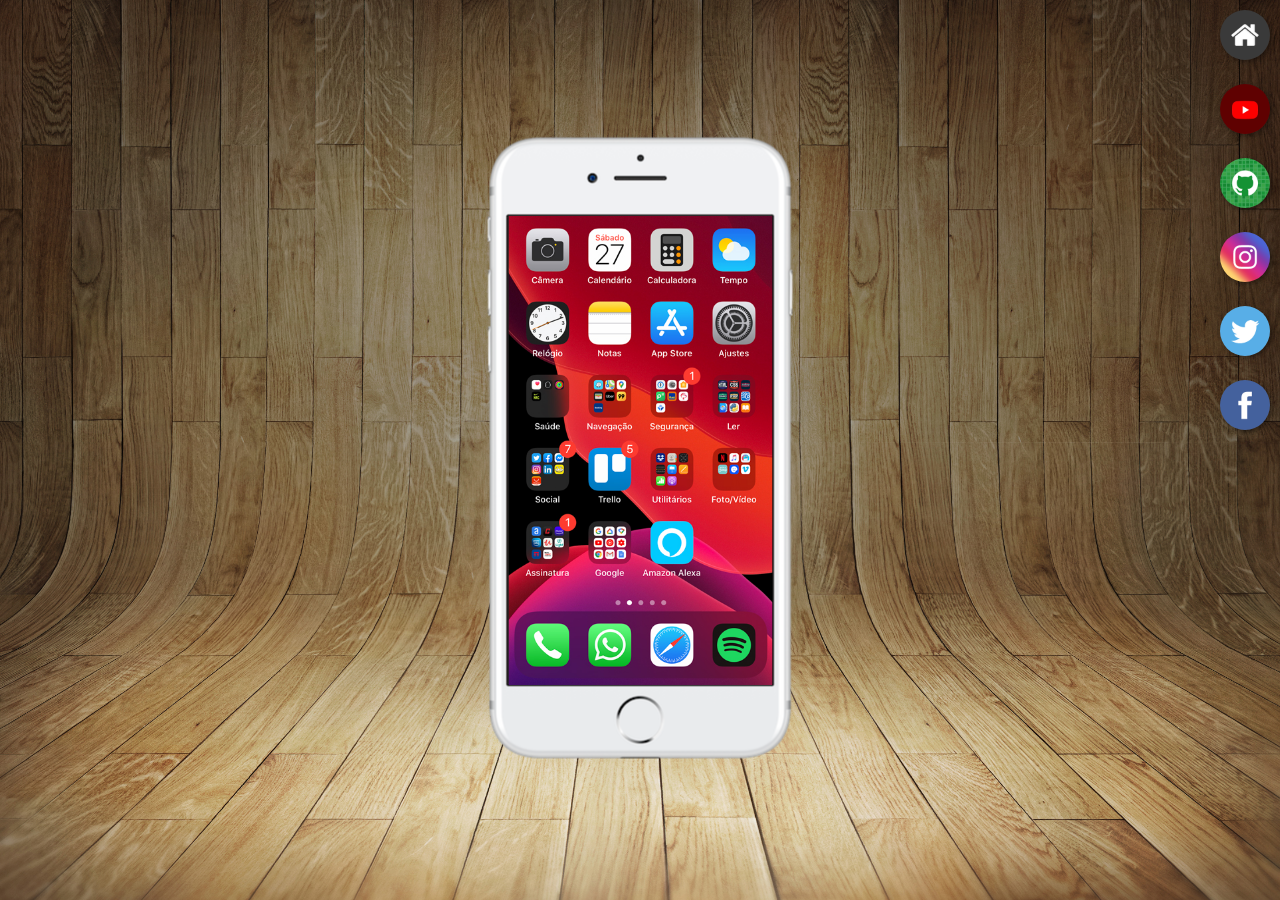
<file: index.html>
<!DOCTYPE html>
<html lang="pt-pt">
<head>
    <meta charset="UTF-8">
    <meta name="viewport" content="width=device-width, initial-scale=1.0">
    <title>Projeto Social</title>
    <link rel="shortcut icon" href="favicon.ico" type="image/x-icon">
    <link rel="stylesheet" href="estilos/style.css">
</head>
<body>
    <main>
        <section id="telefone">
            <img src="imagens/frame-iphone.png" alt="iPhone">
            <iframe src="home.html" frameborder="0" width="264px" height="469px" name="tela"></iframe>
        </section>
        <section id="social">
            <a href="home.html" target="tela"><img src="imagens/logo-home.jpg" alt="Home"></a><br>
            <a href="youtube.html" target="tela"><img src="imagens/logo-youtube.jpg" alt="Youtube"></a><br>
            <a href="github.html" target="tela"><img src="imagens/logo-github.jpg" alt="GitHub"></a><br>
            <a href="instagram.html" target="tela"><img src="imagens/logo-instagram.jpg" alt="Instagram"></a><br>
            <a href="twitter.html" target="tela"><img src="imagens/logo-twitter.jpg" alt="Twitter"></a><br>
            <a href="facebook.html" target="tela"><img src="imagens/logo-facebook.jpg" alt="Facebook"></a>
    </main>
    </section>
</body>
</html>
</file>
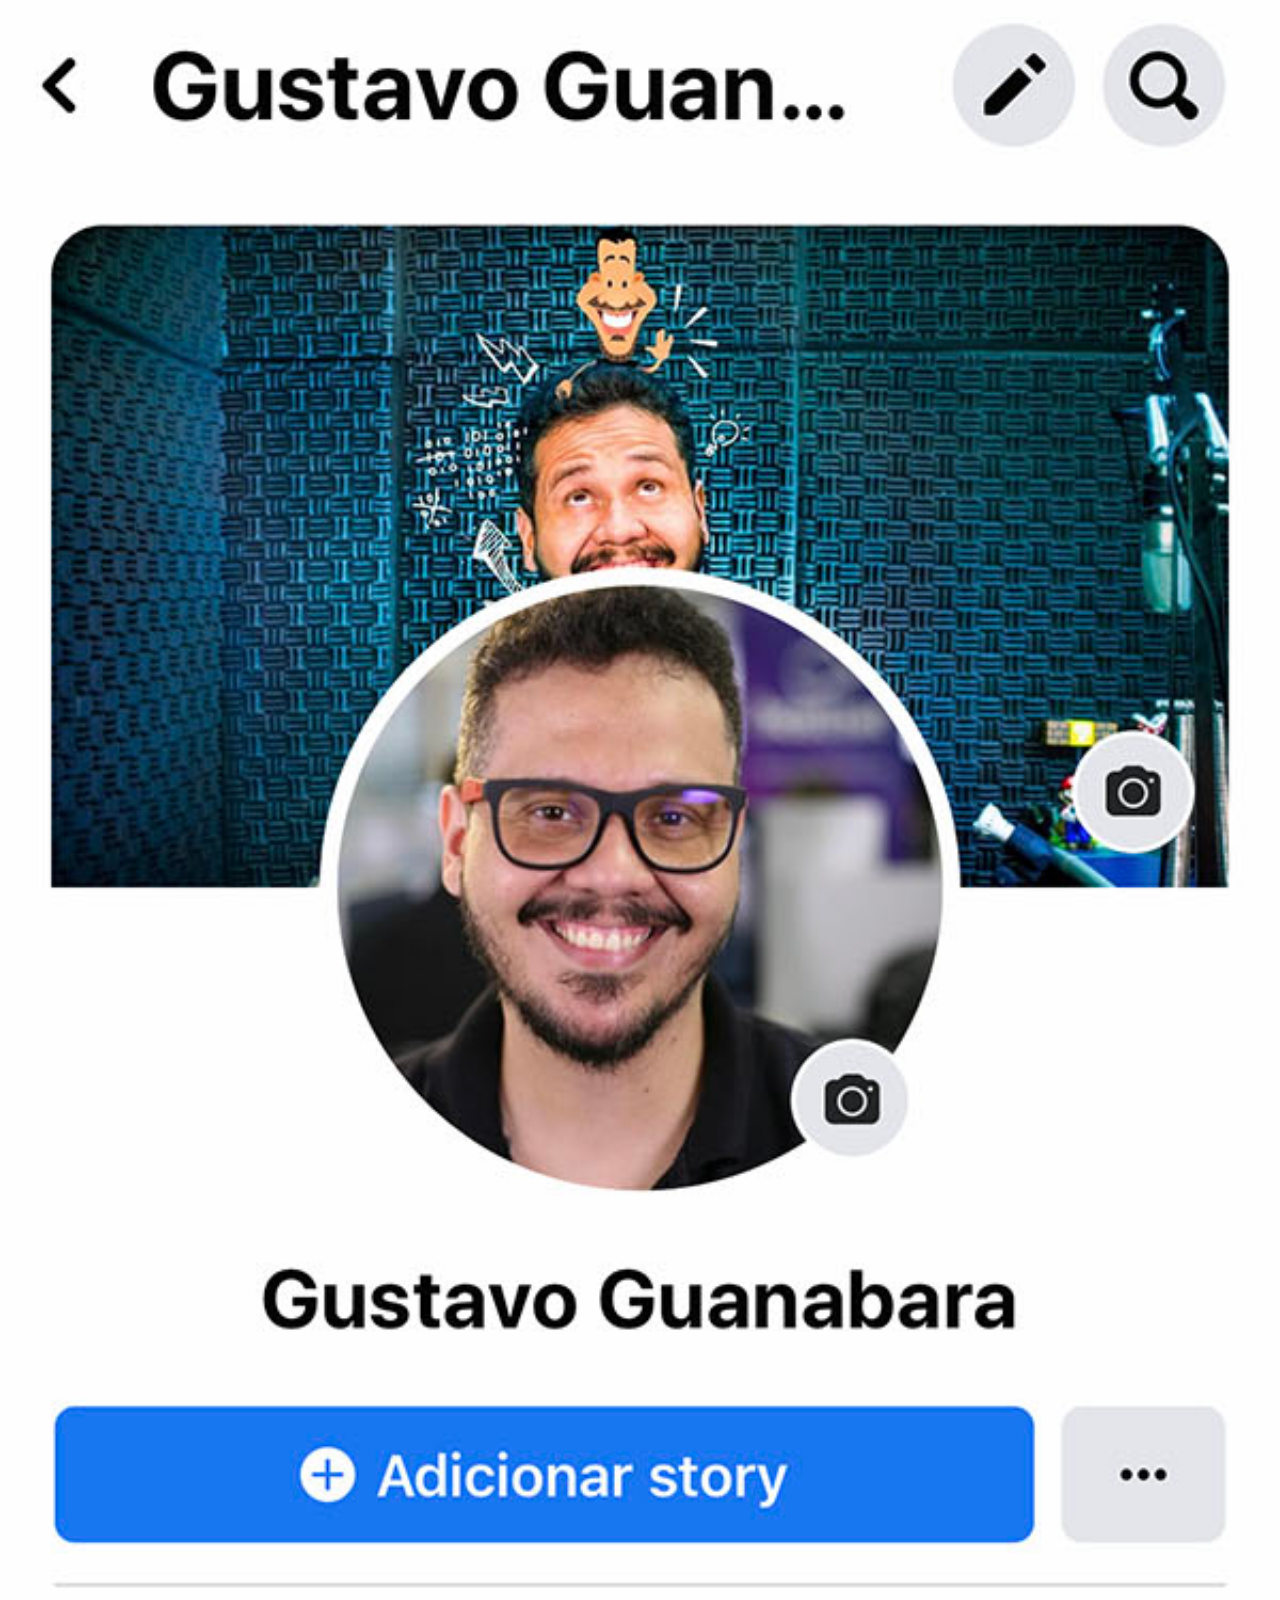
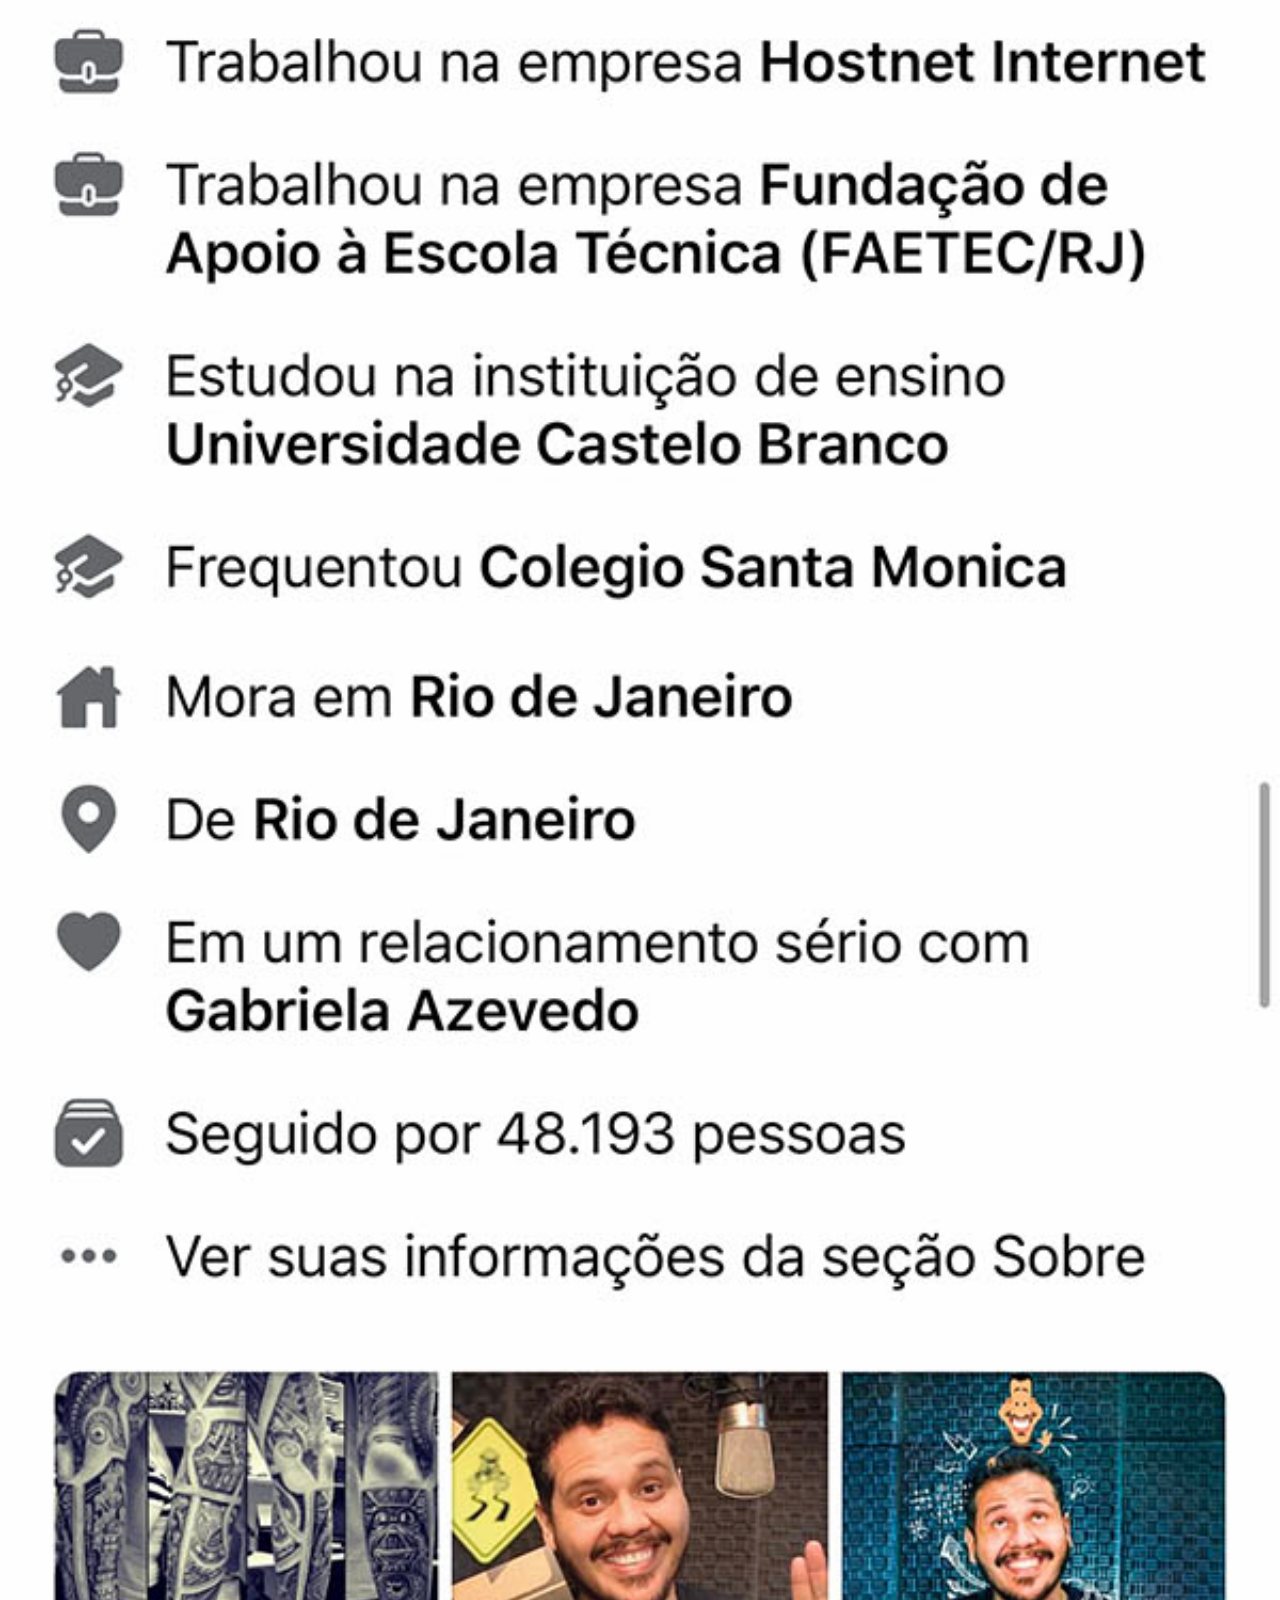
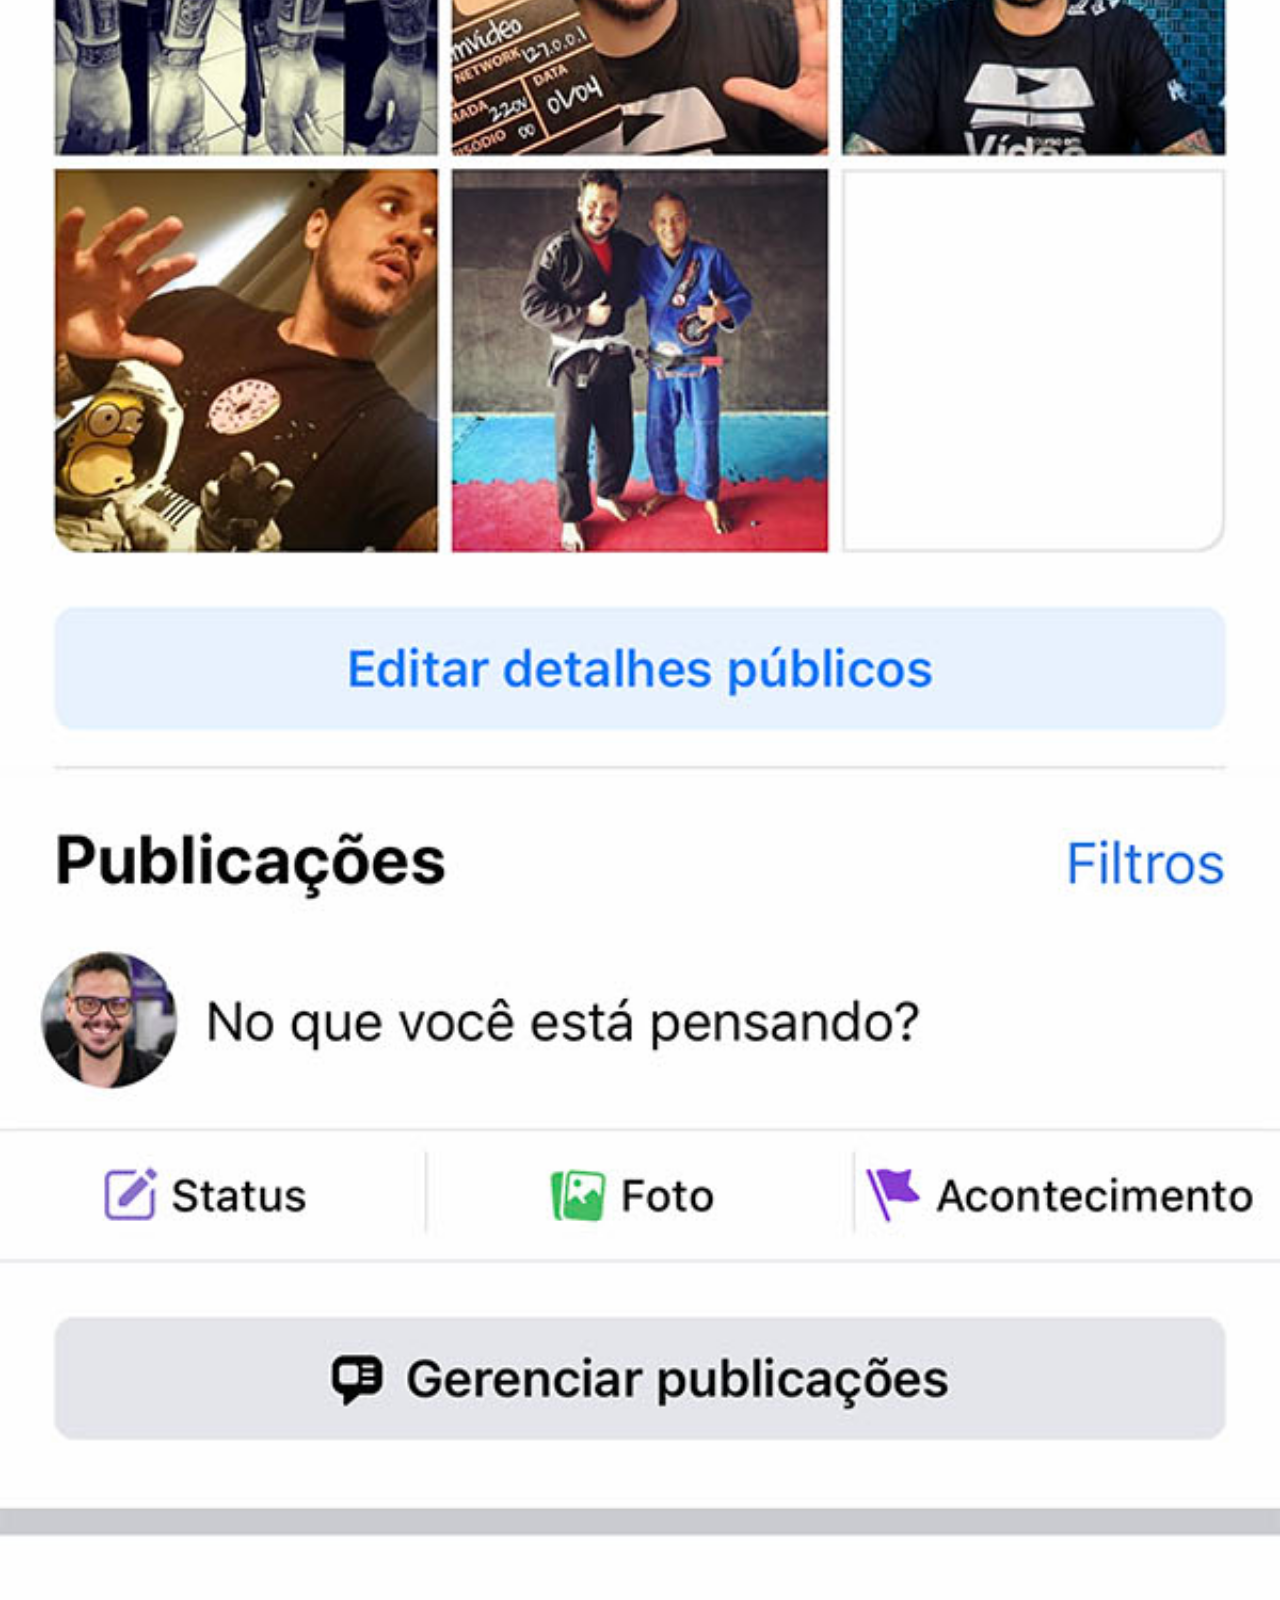
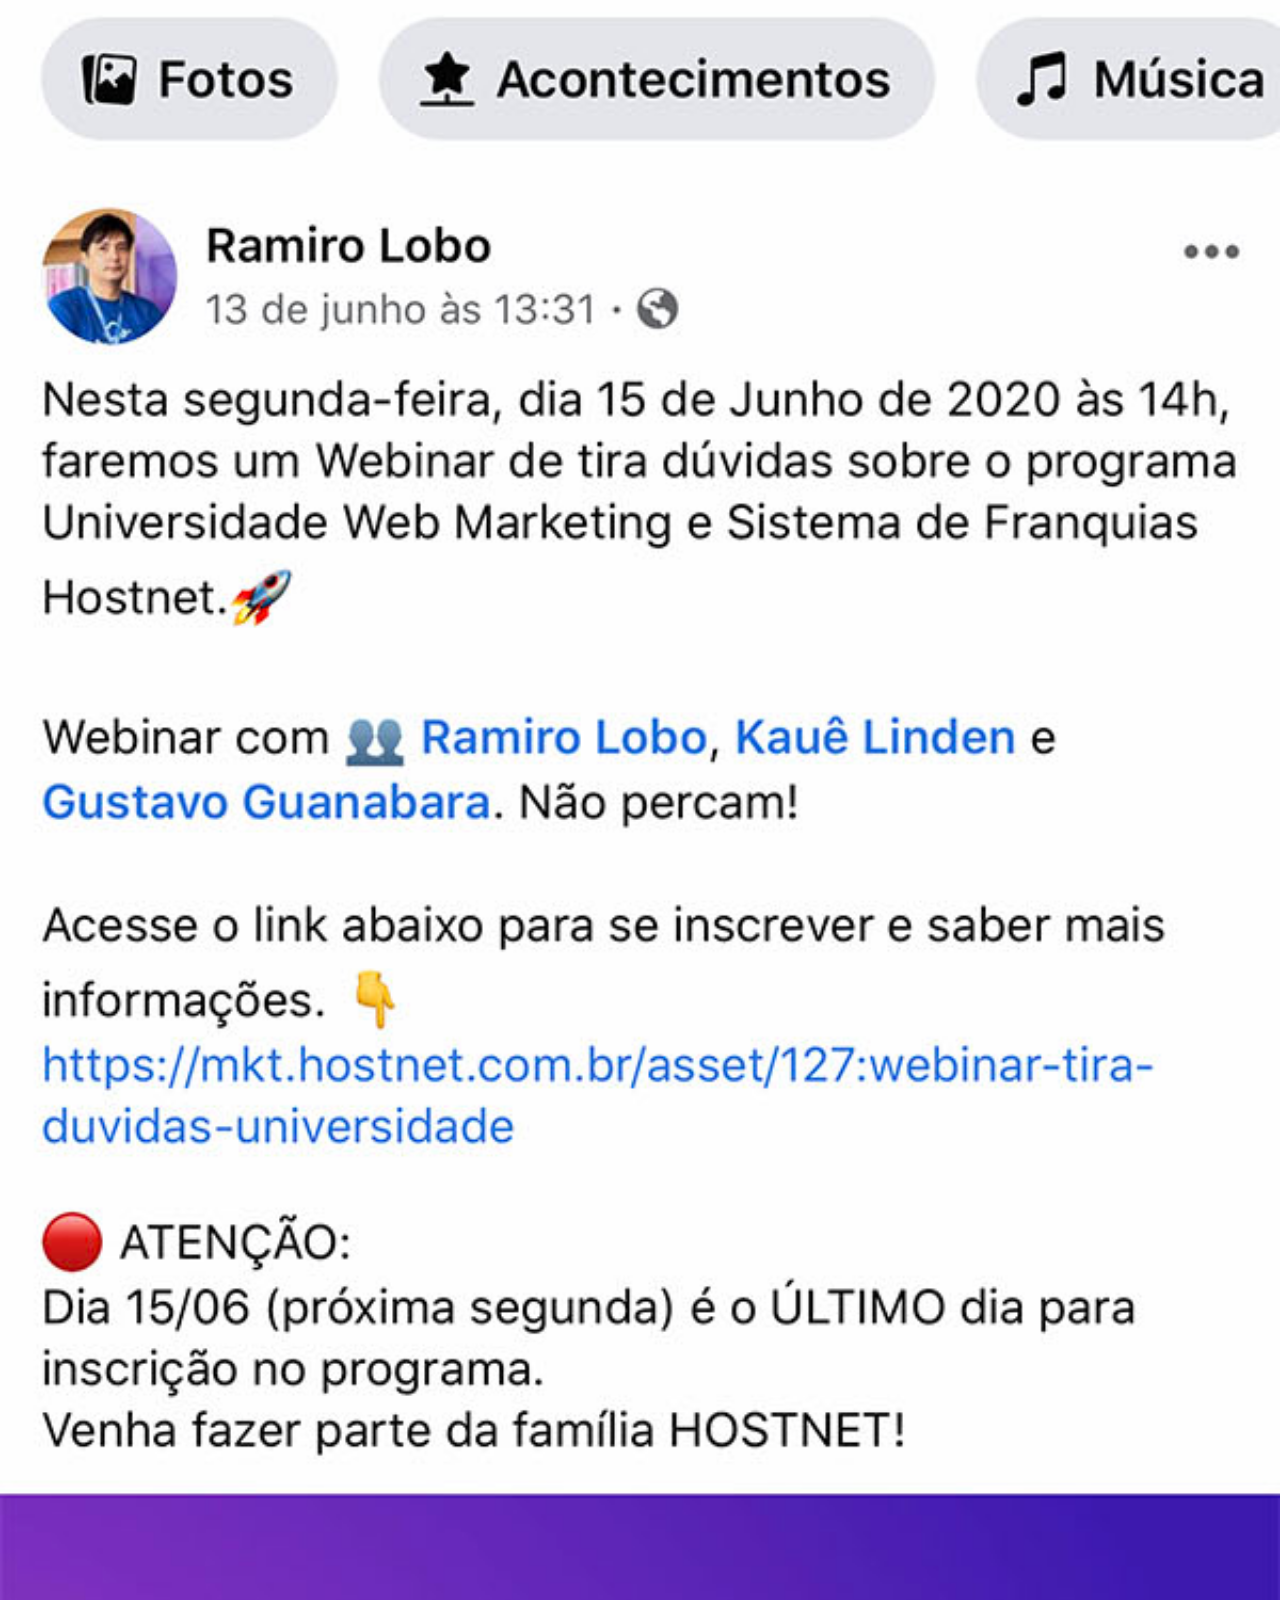
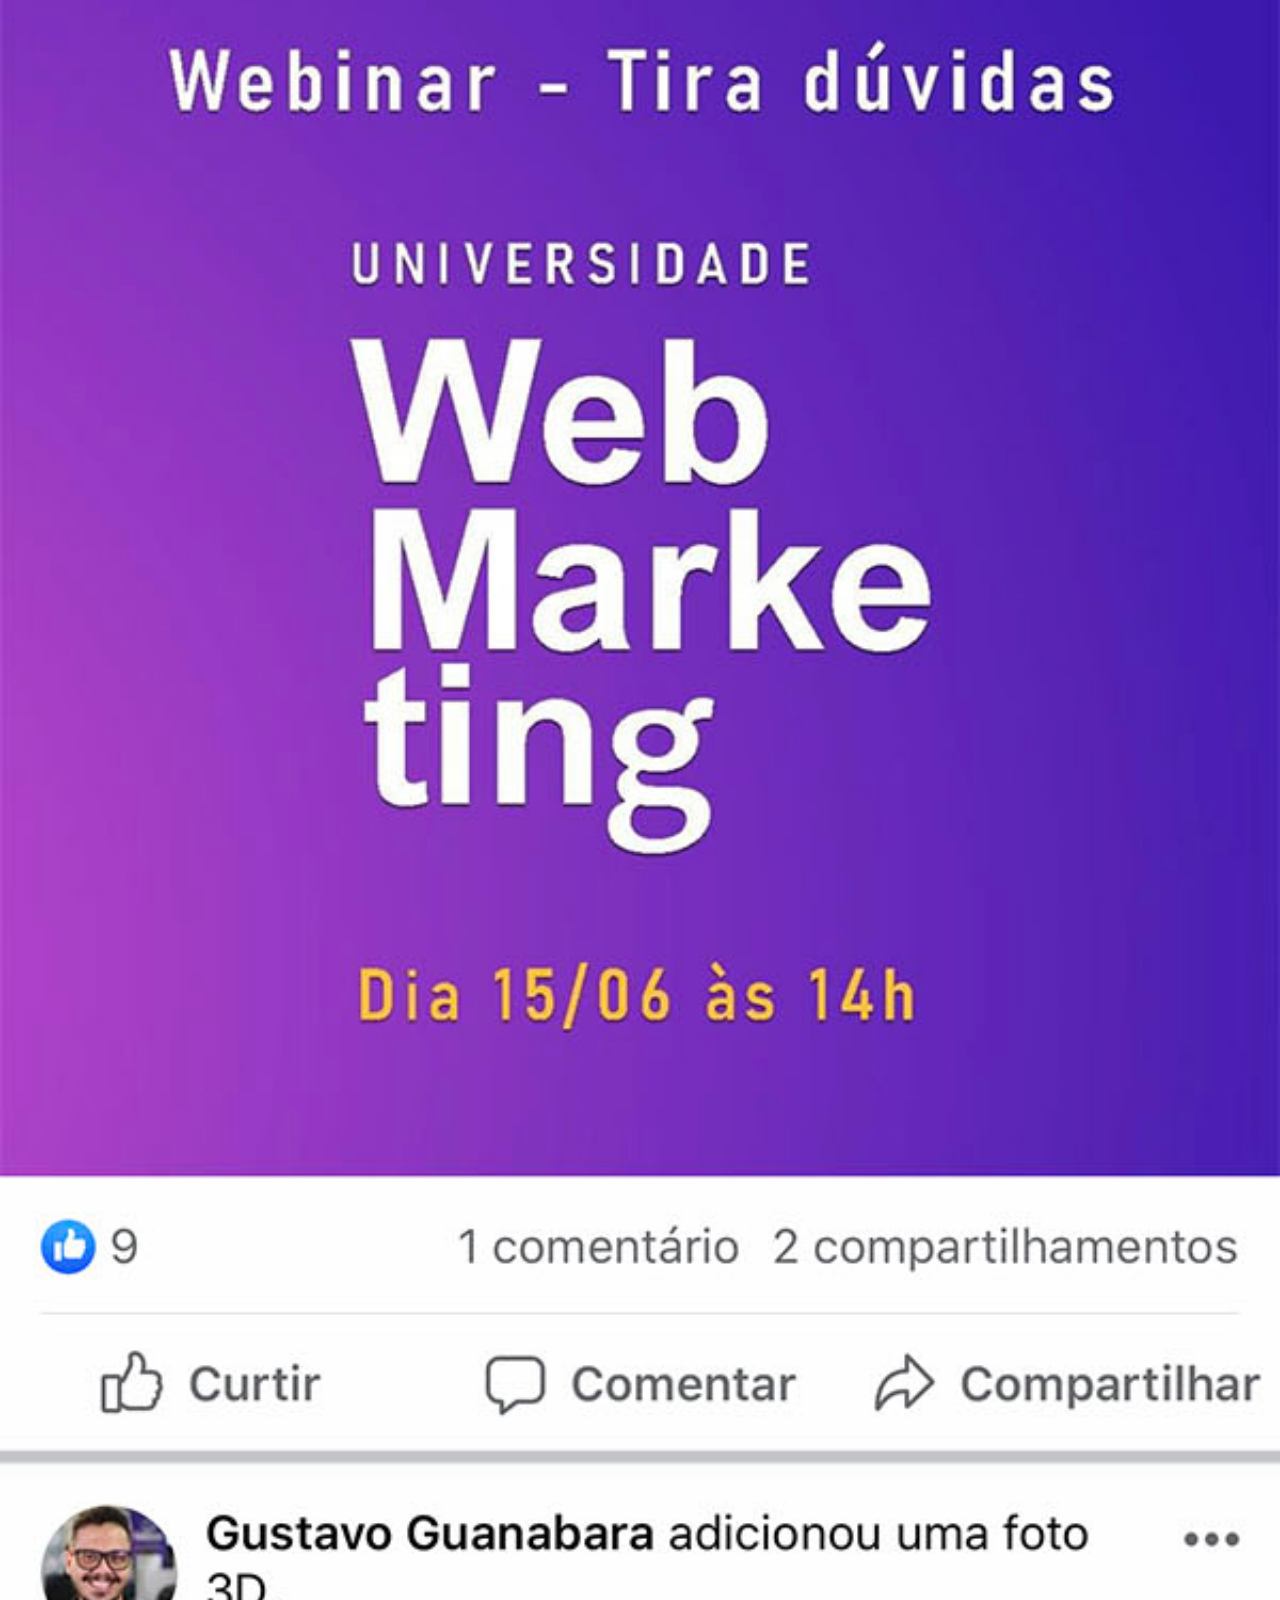
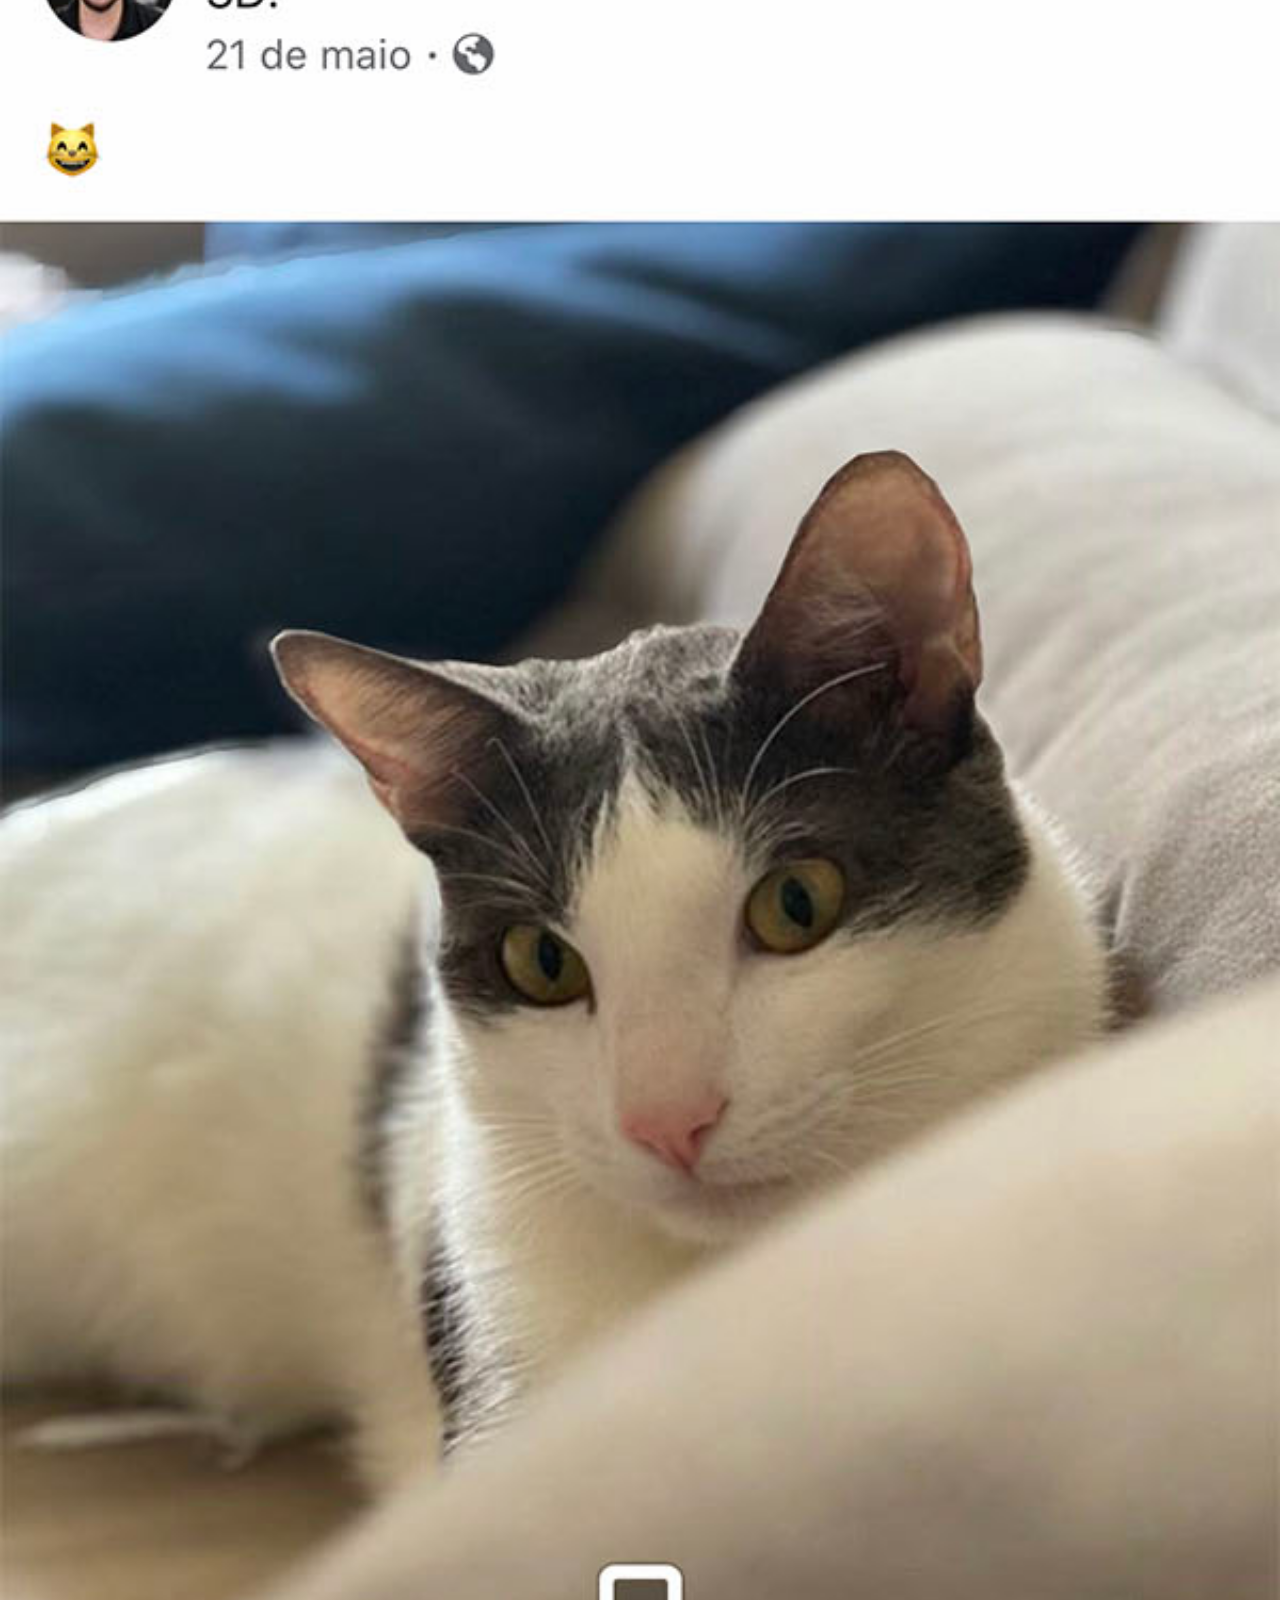
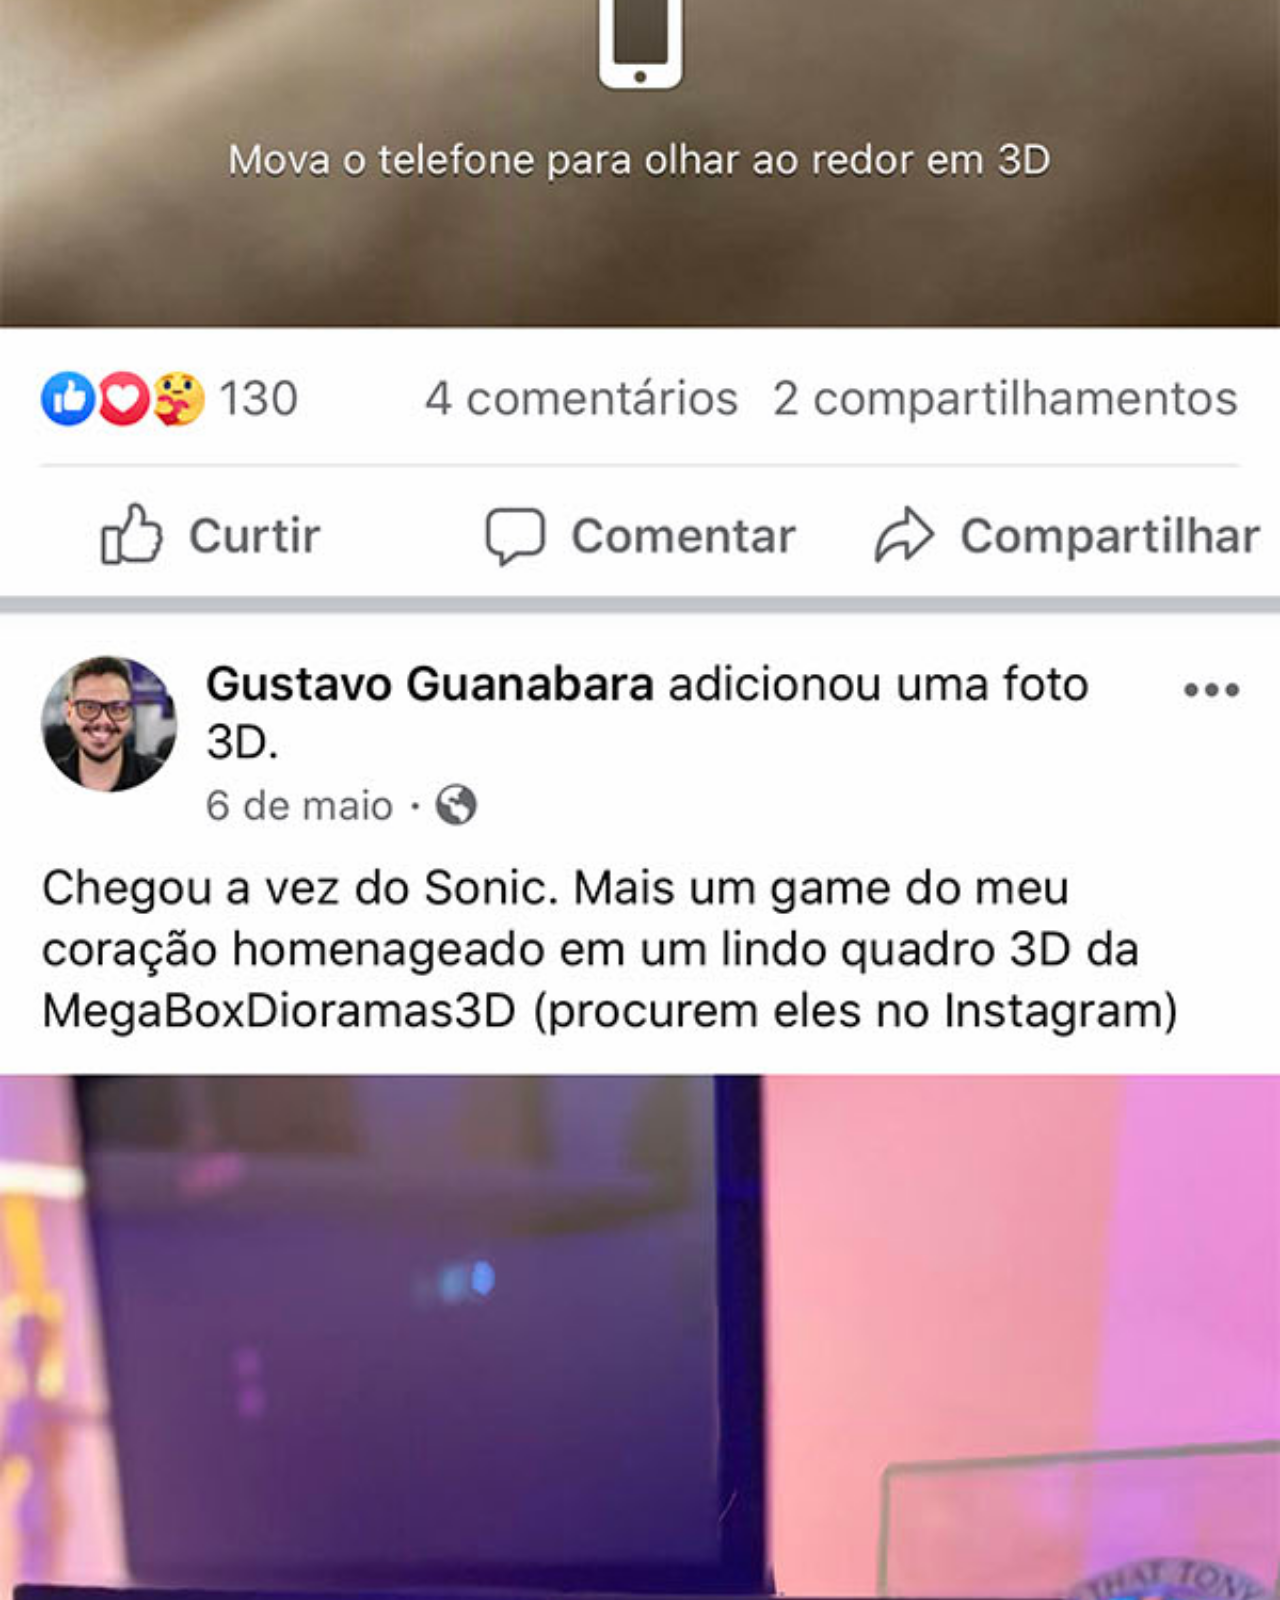
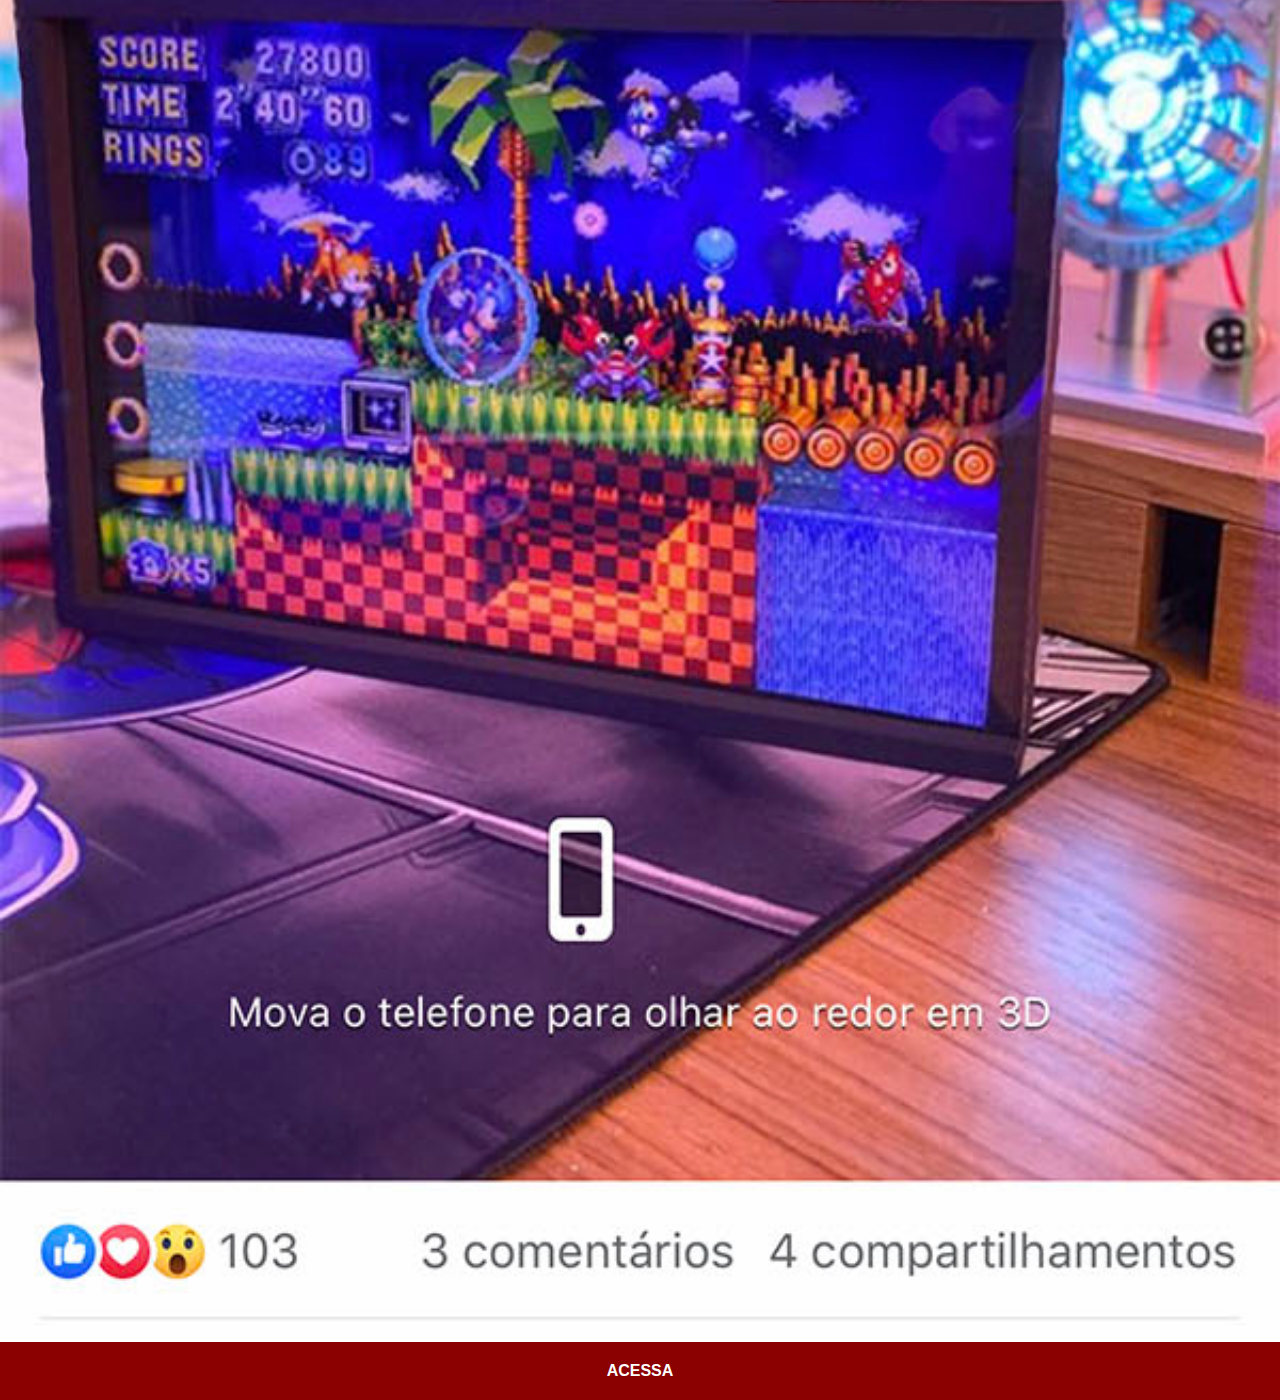
<file: facebook.html>
<!DOCTYPE html>
<html lang="pt-pt">
<head>
    <meta charset="UTF-8">
    <meta name="viewport" content="width=device-width, initial-scale=1.0">
    <title>FaceBook</title>
    <link rel="stylesheet" href="estilos/social.css">
</head>
<body>
    <img src="imagens/tela-facebook.jpg" alt="FaceBook">
    <a href="https://www.facebook.com/gustavoguanabara" target="_blank">ACESSA</a>
</body>
</html>
</file>
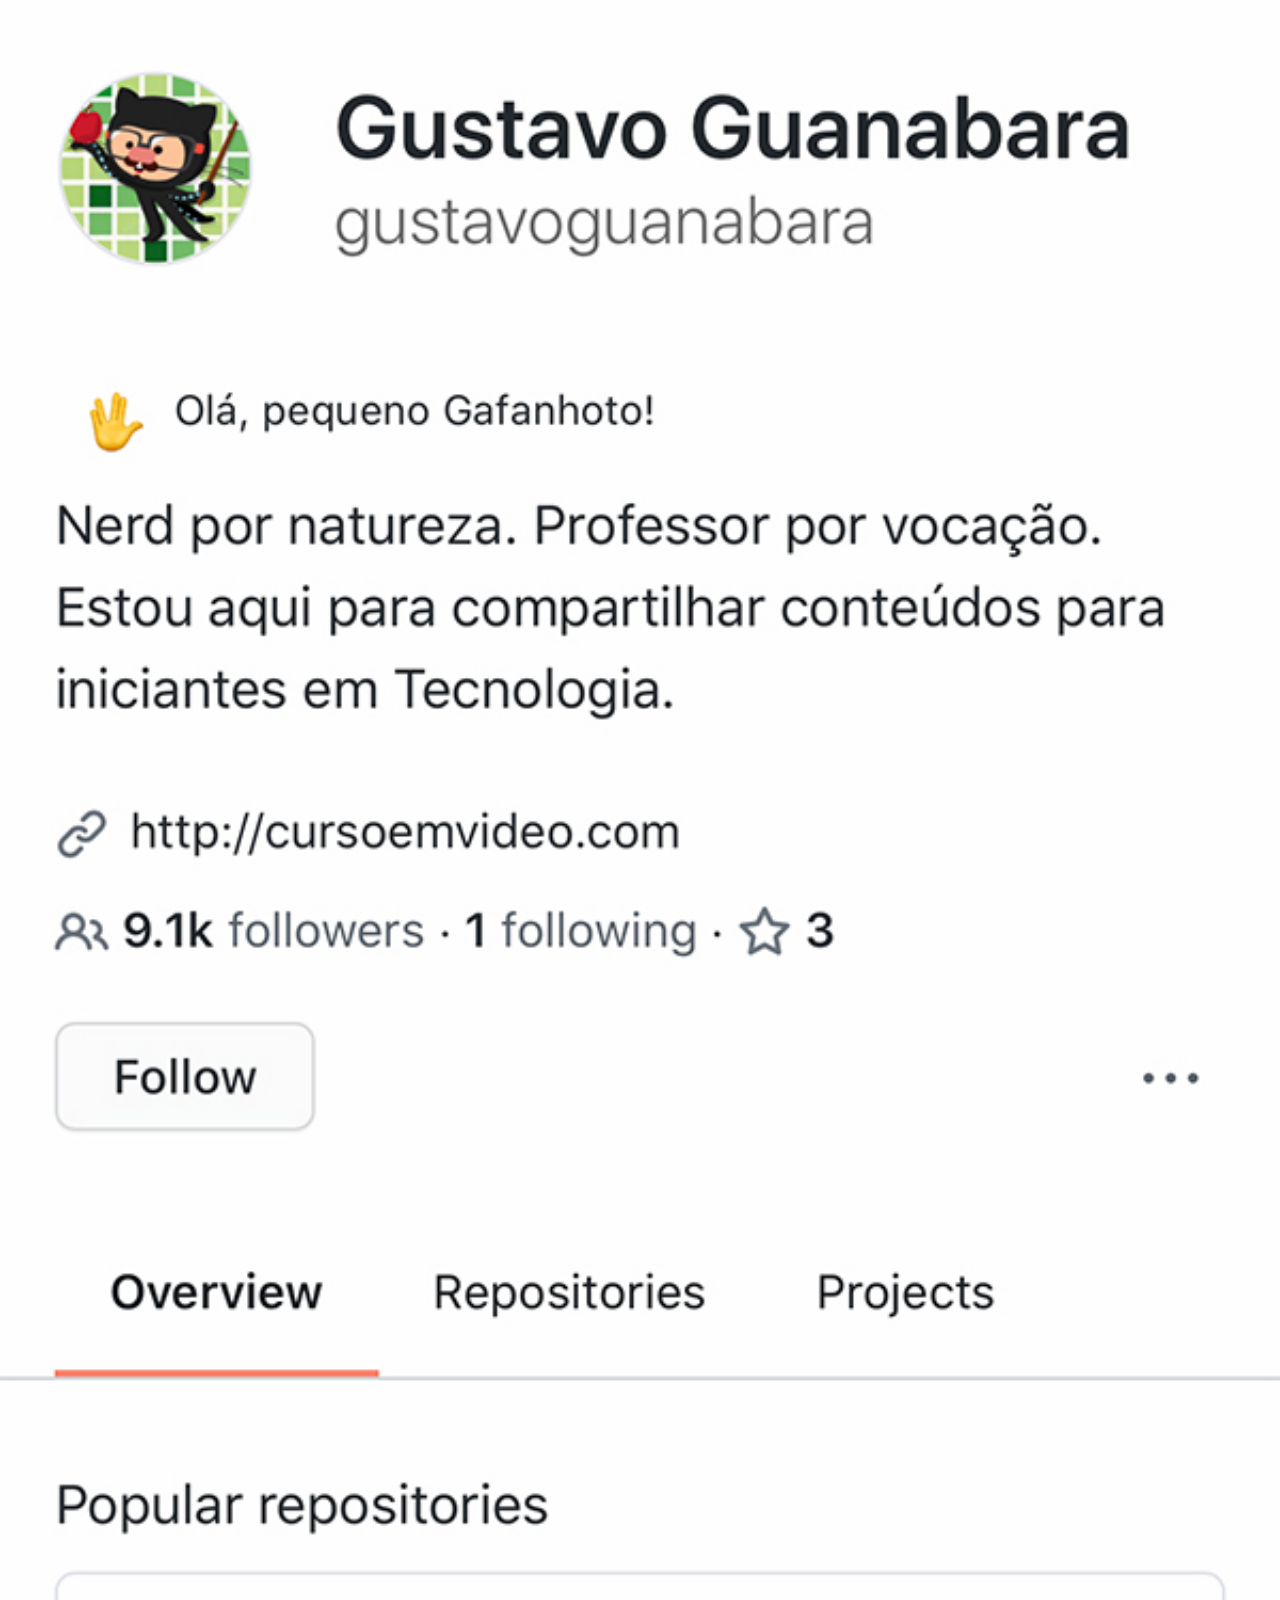
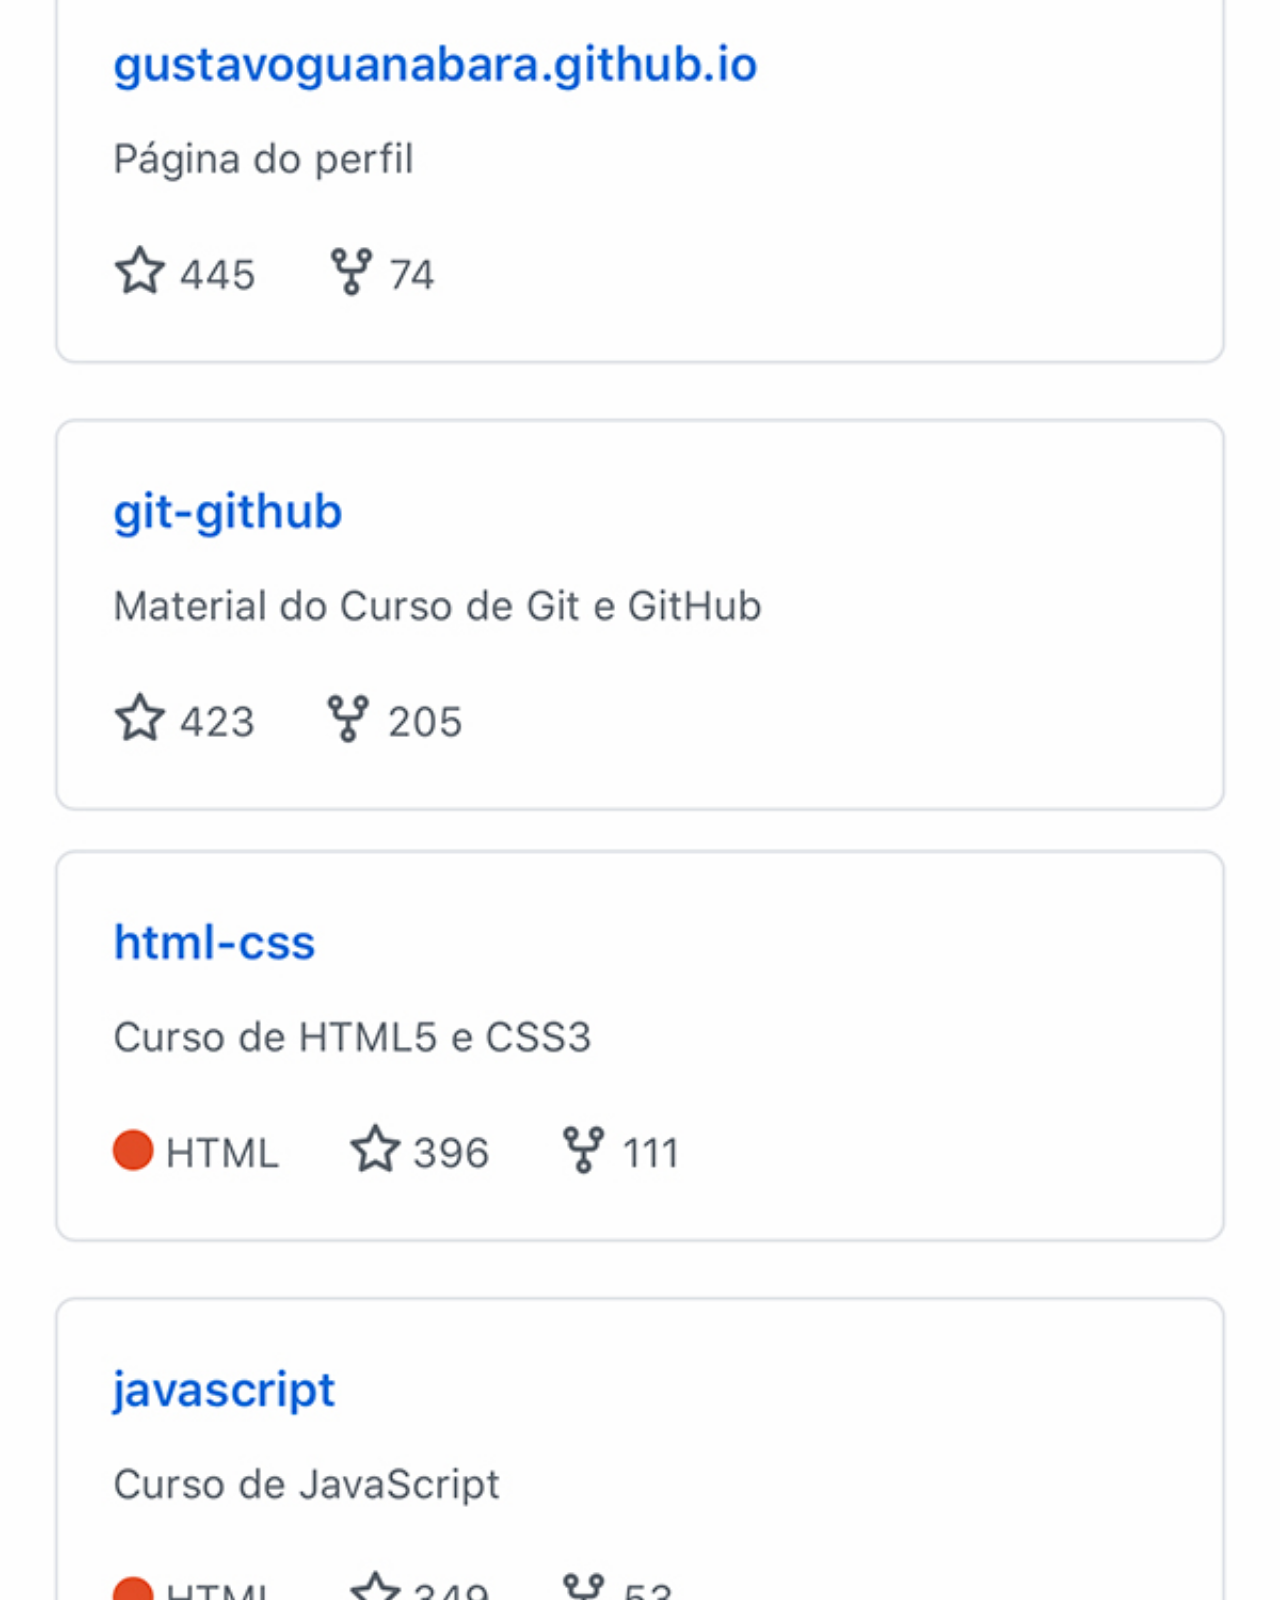
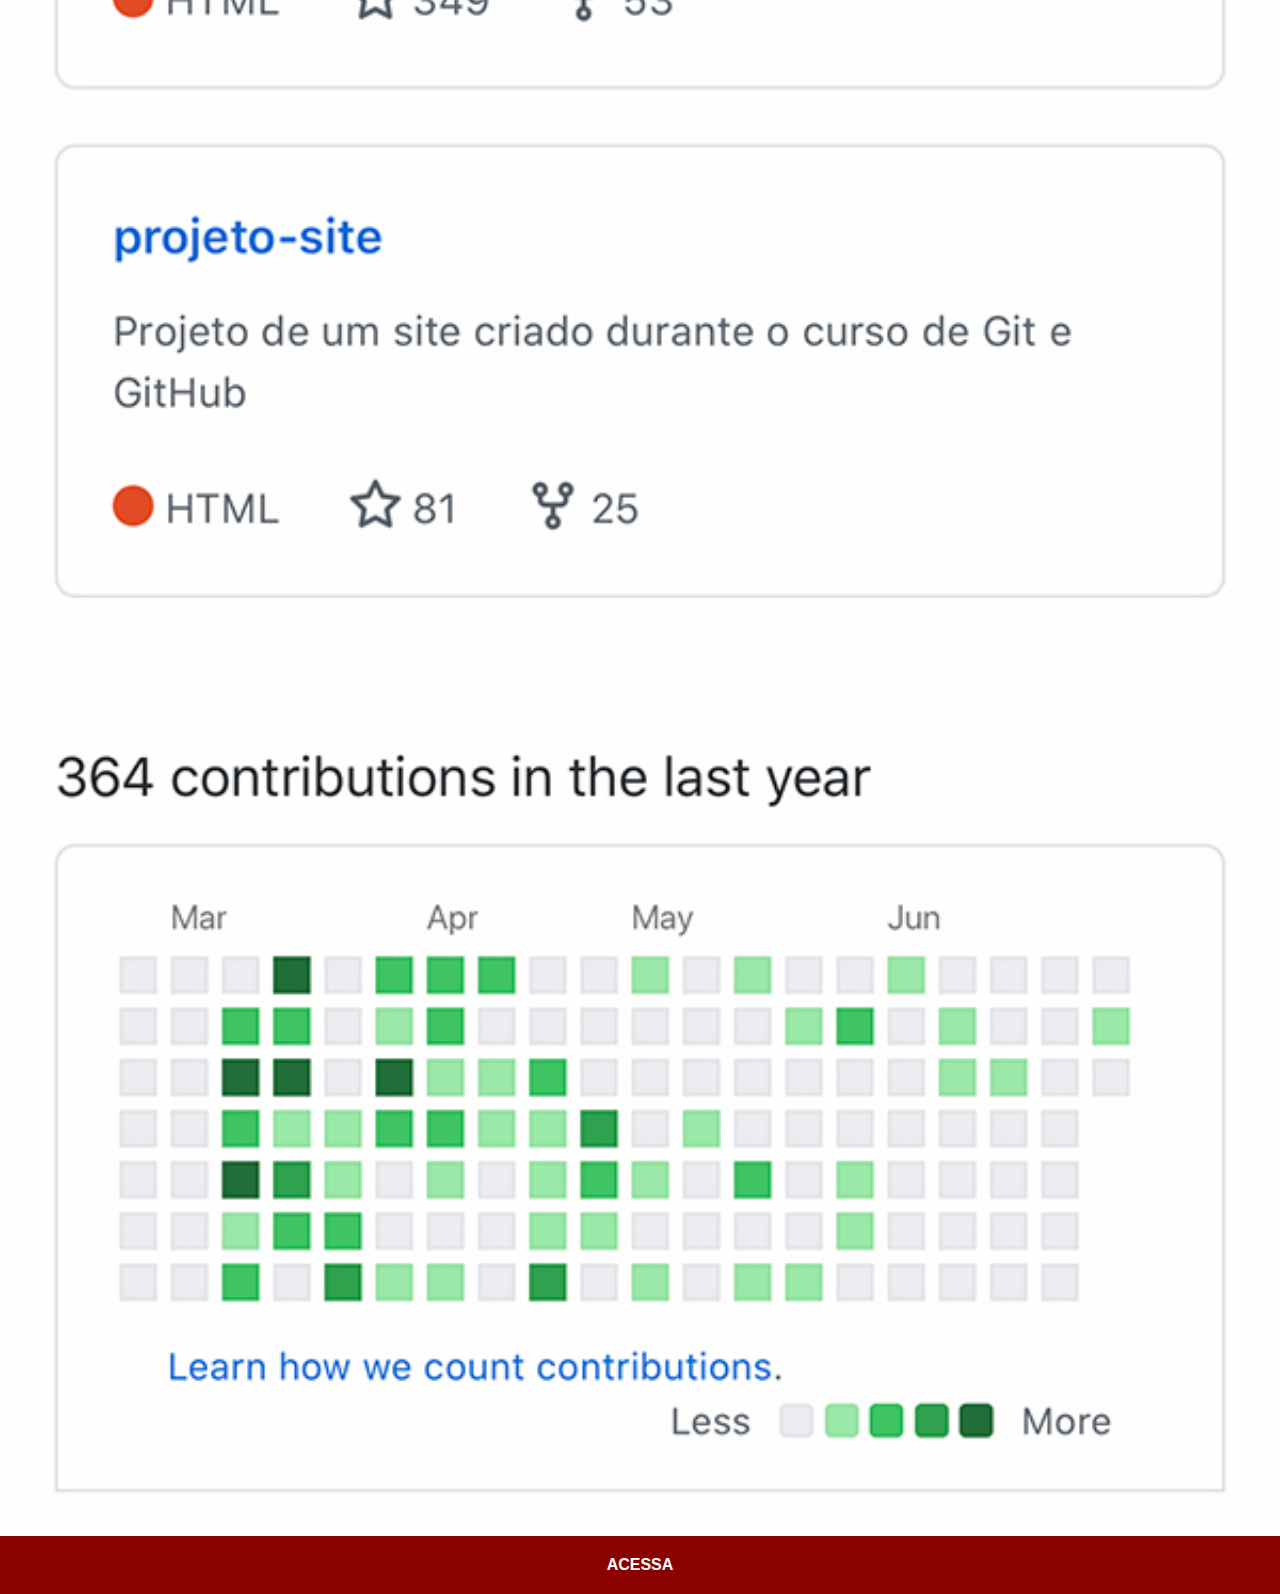
<file: github.html>
<!DOCTYPE html>
<html lang="pt-pt">
<head>
    <meta charset="UTF-8">
    <meta name="viewport" content="width=device-width, initial-scale=1.0">
    <title>GitHub</title>
    <link rel="stylesheet" href="estilos/social.css">
</head>
<body>
    <img src="imagens/tela-github.jpg" alt="GitHub">
    <a href="https://github.com/gustavoguanabara" target="_blank">ACESSA</a>
</body>
</html>
</file>
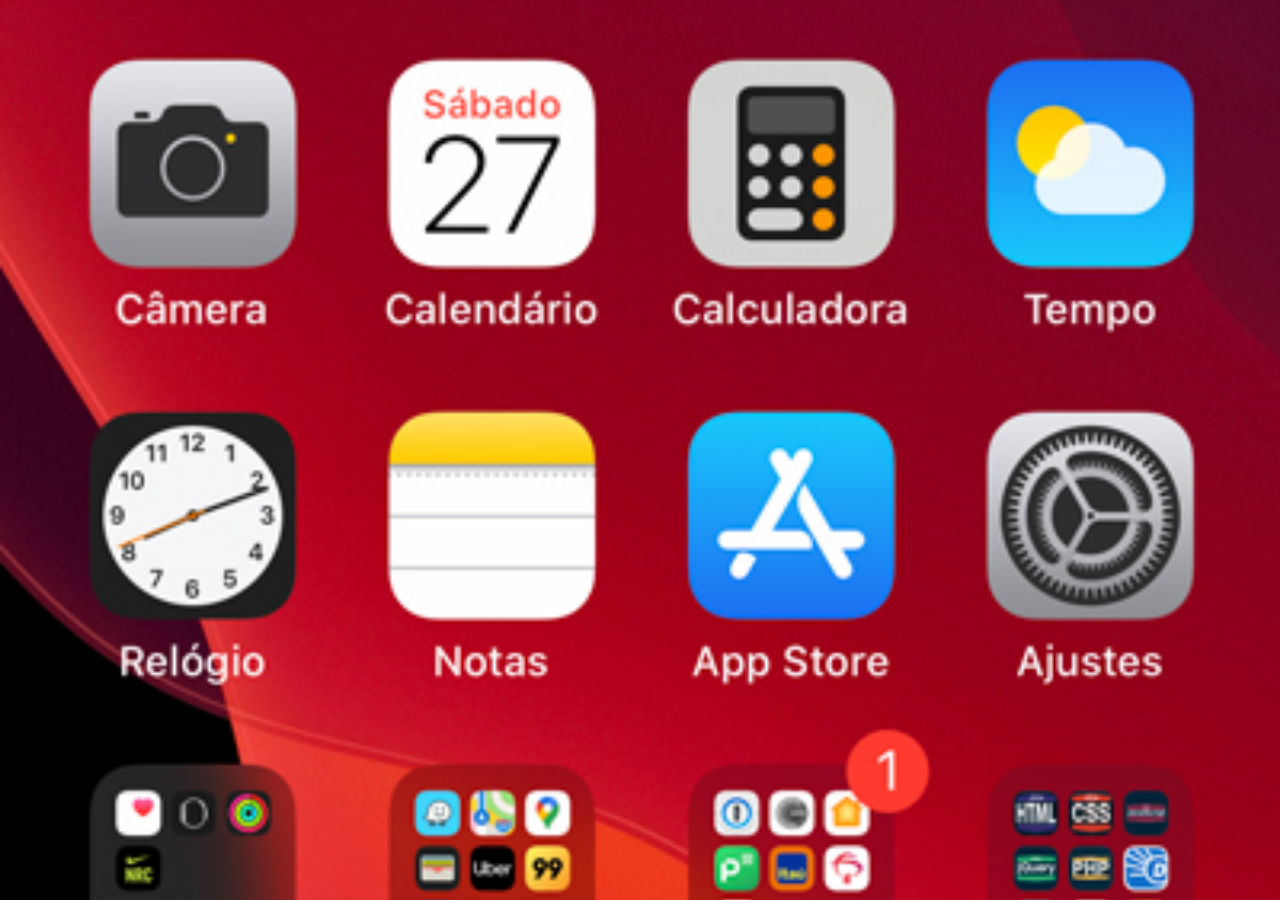
<file: home.html>
<!DOCTYPE html>
<html lang="pt-pt">
<head>
    <meta charset="UTF-8">
    <meta name="viewport" content="width=device-width, initial-scale=1.0">
    <title>Home</title>
    <style>
        html {
            background: black url('imagens/tela-home.jpg') no-repeat top center;
            background-size: cover;
            background-attachment: fixed;
        }
    </style>
</head>
<body>
    
</body>
</html>
</file>
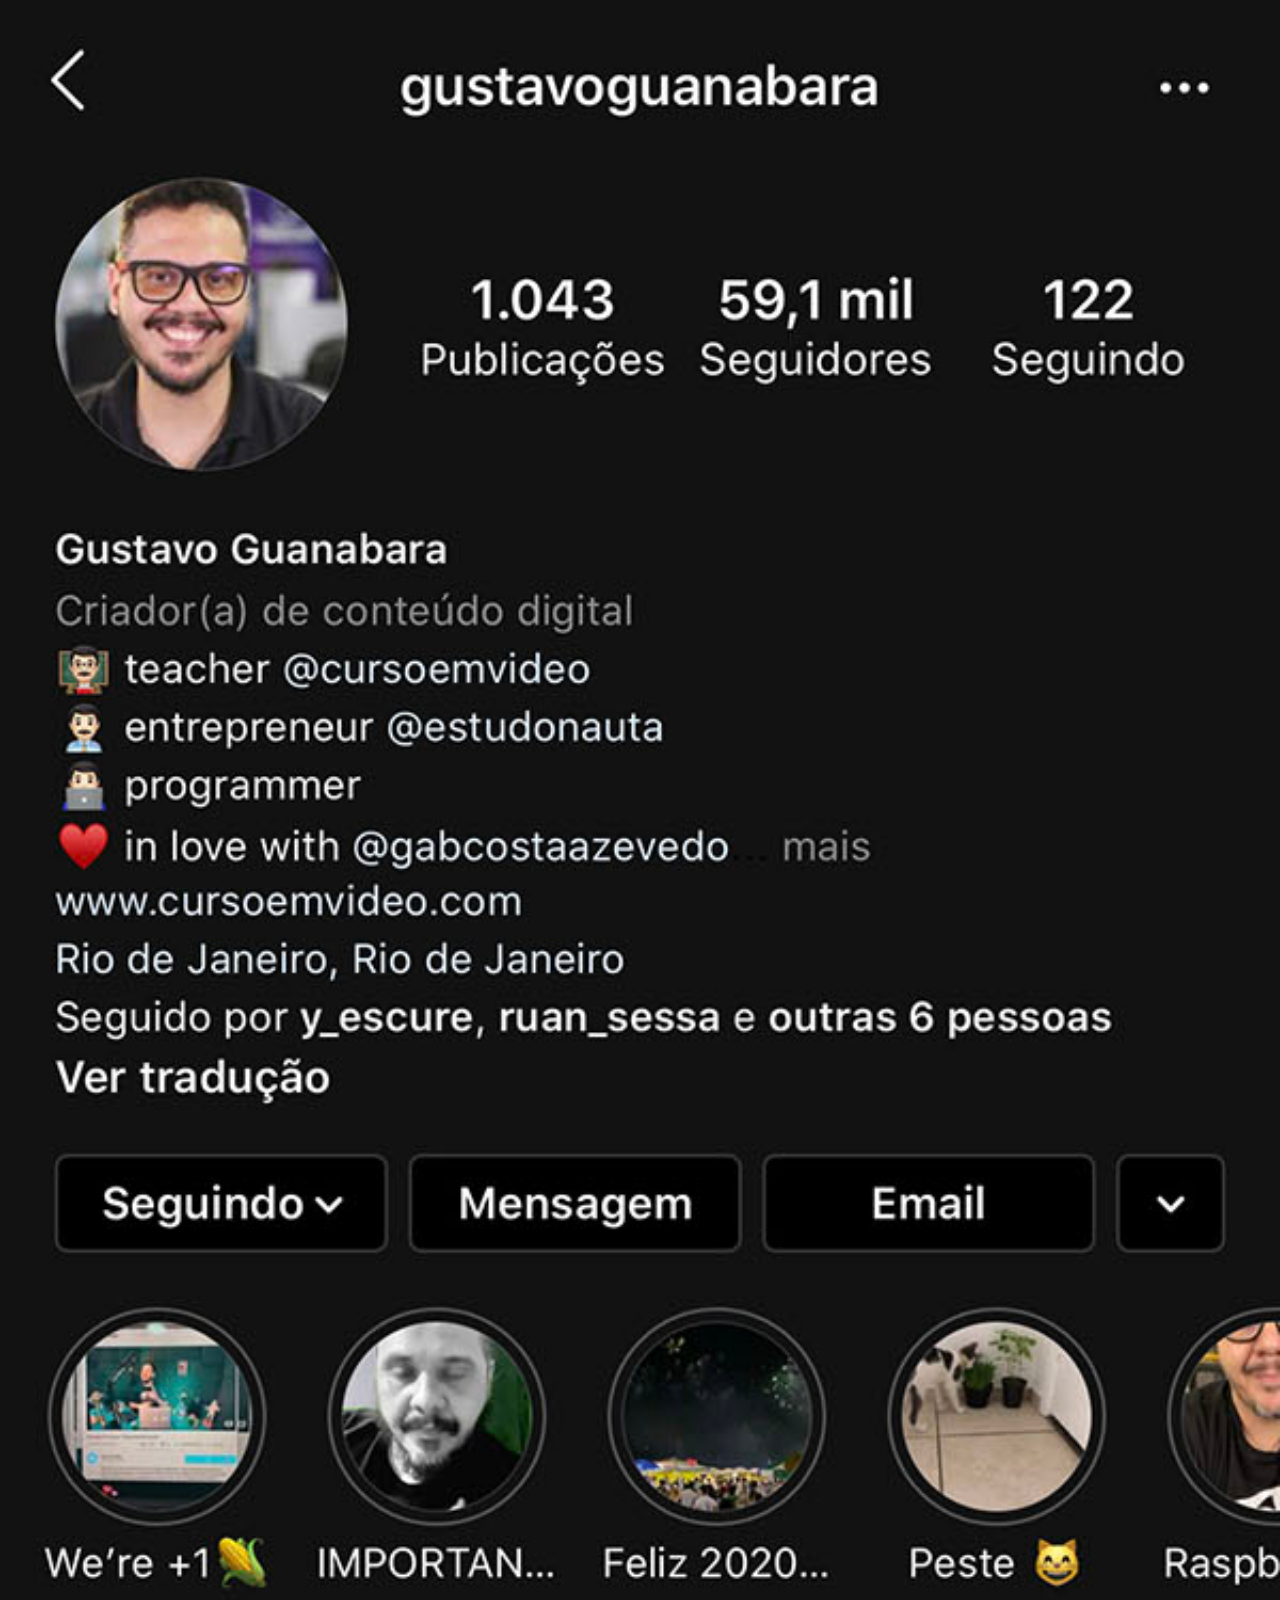
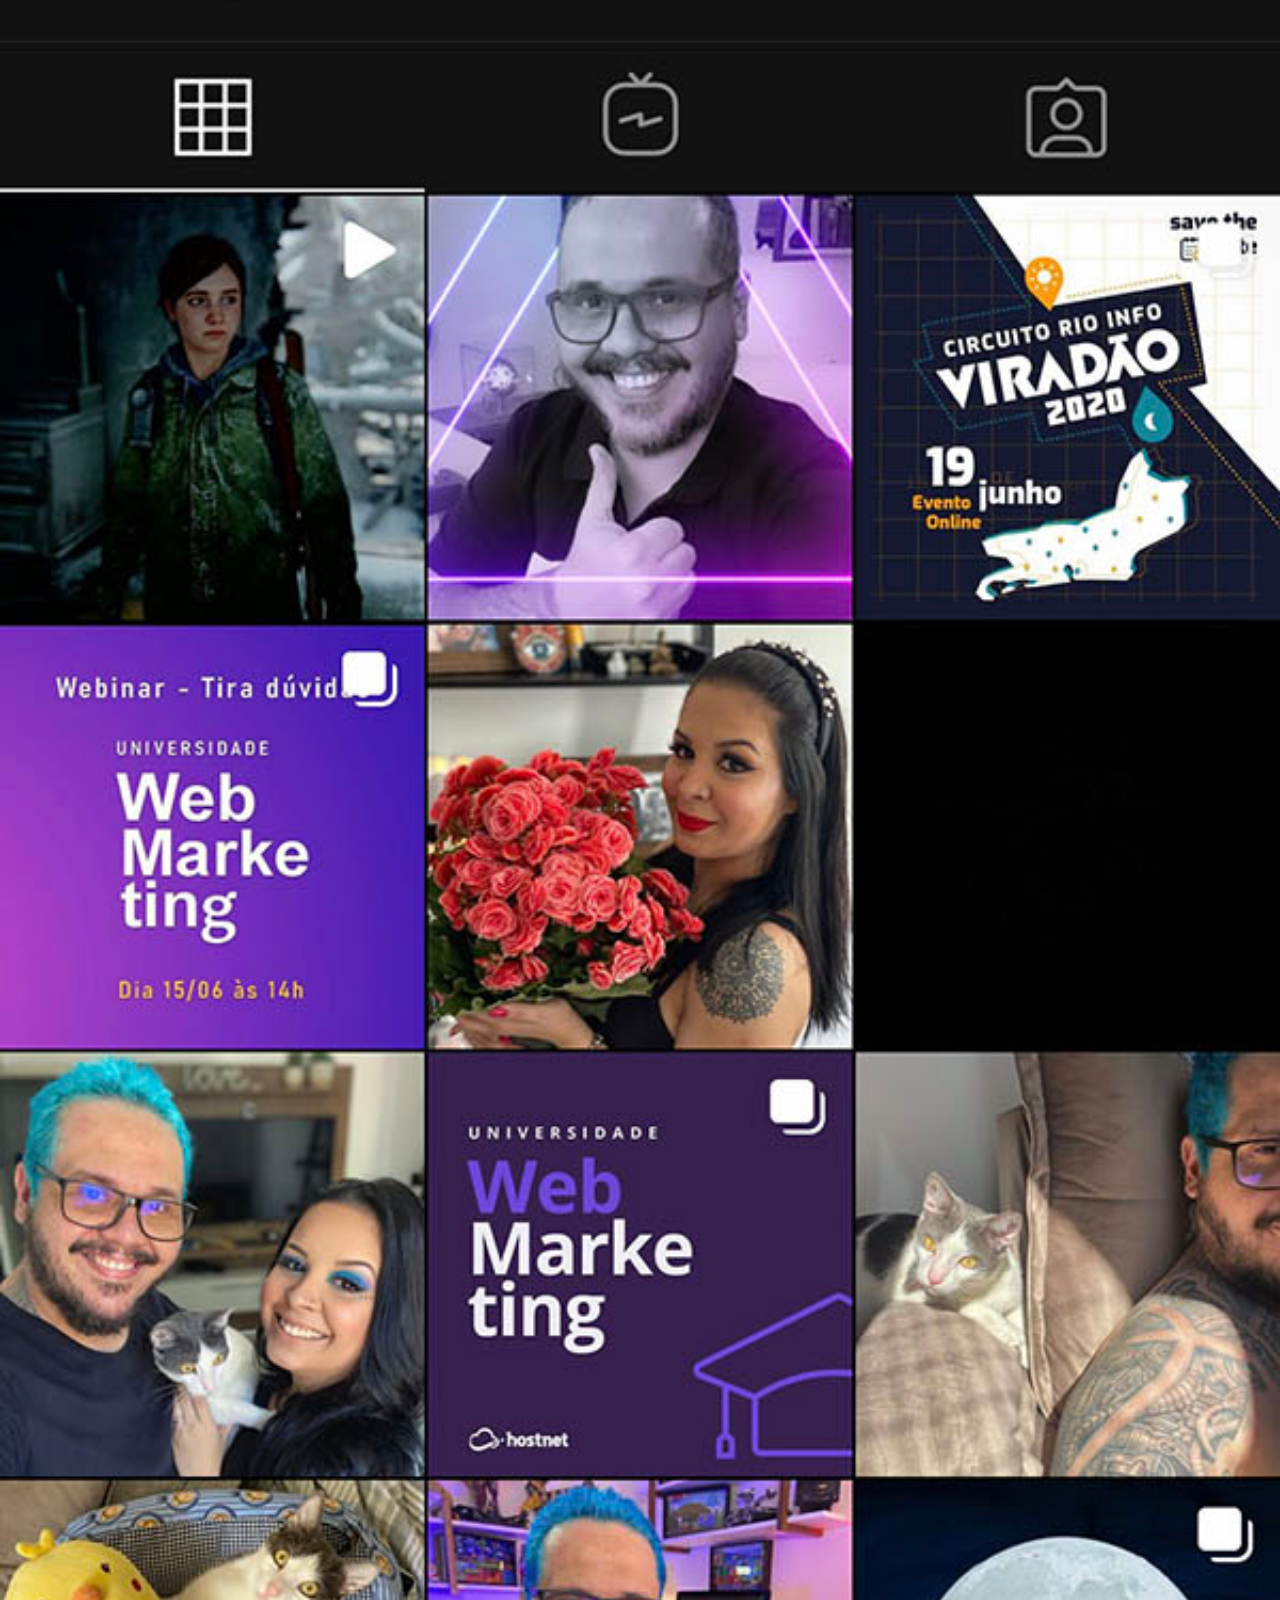
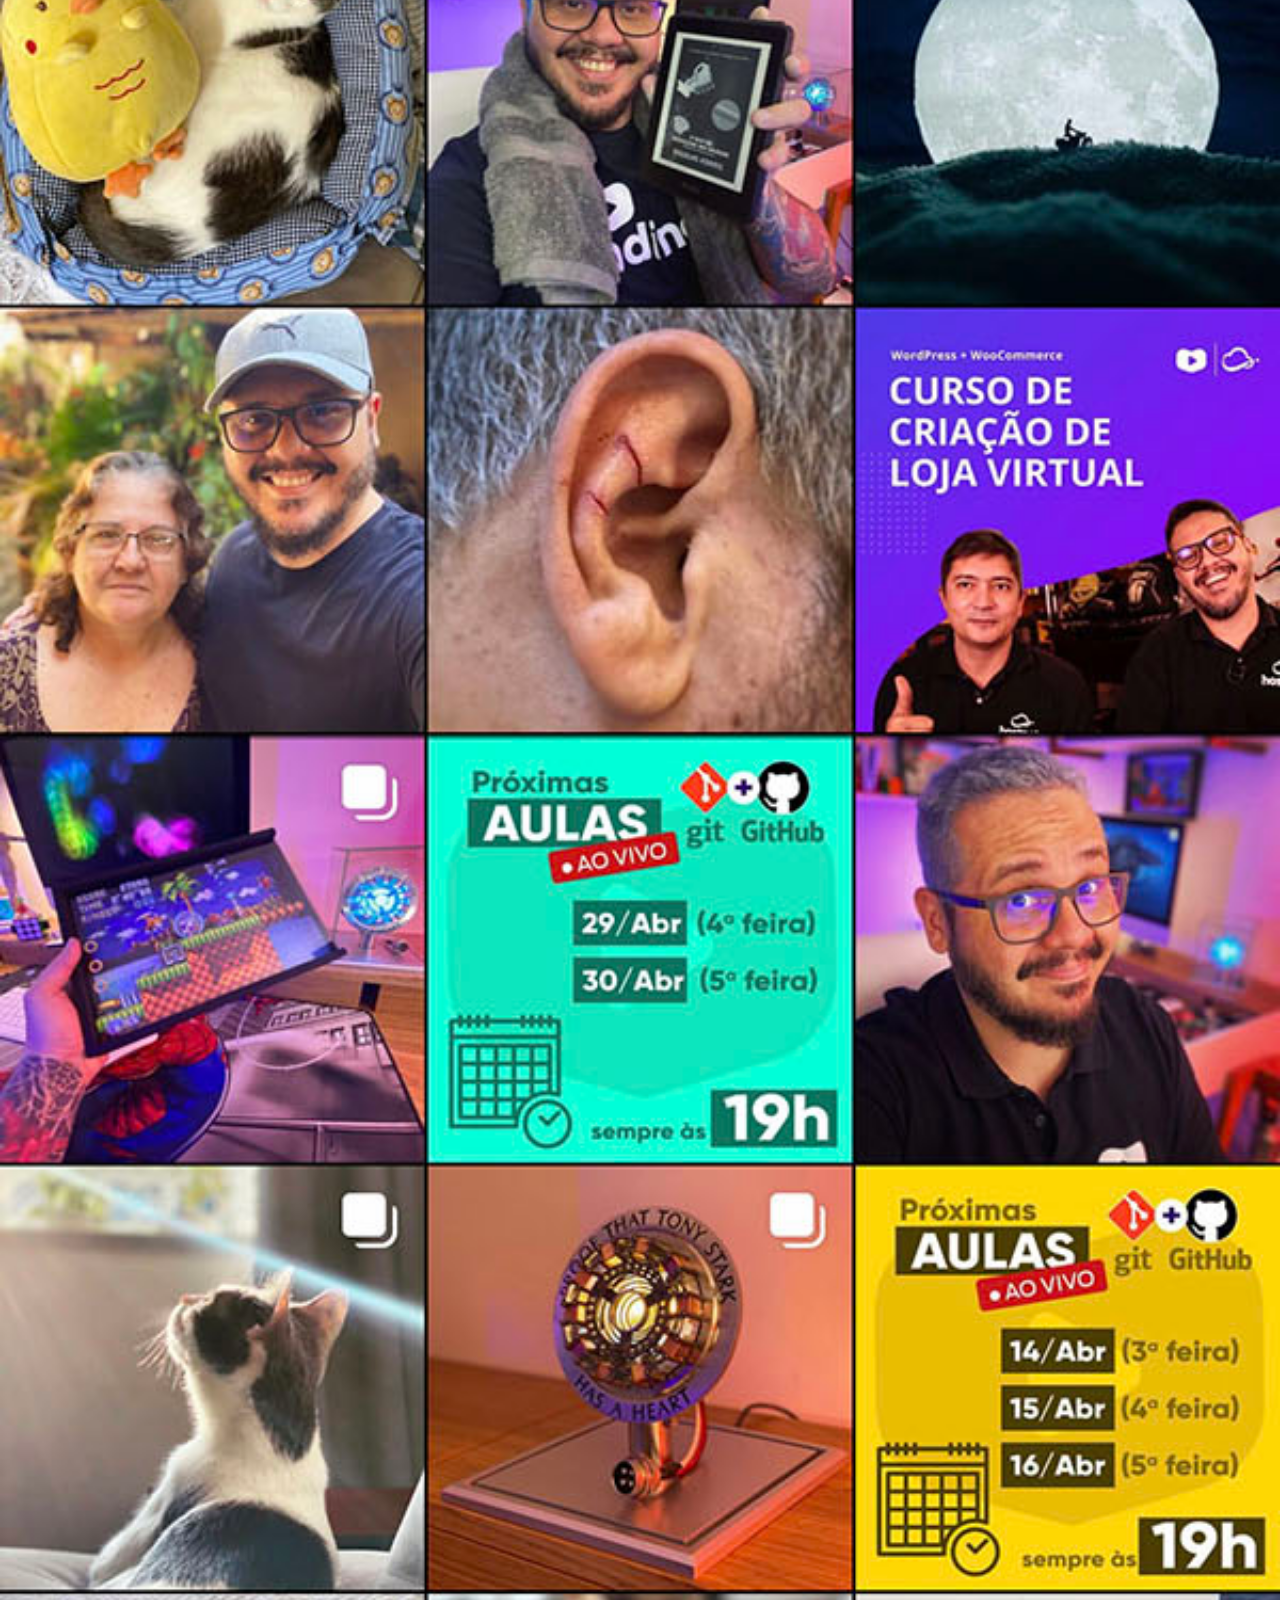
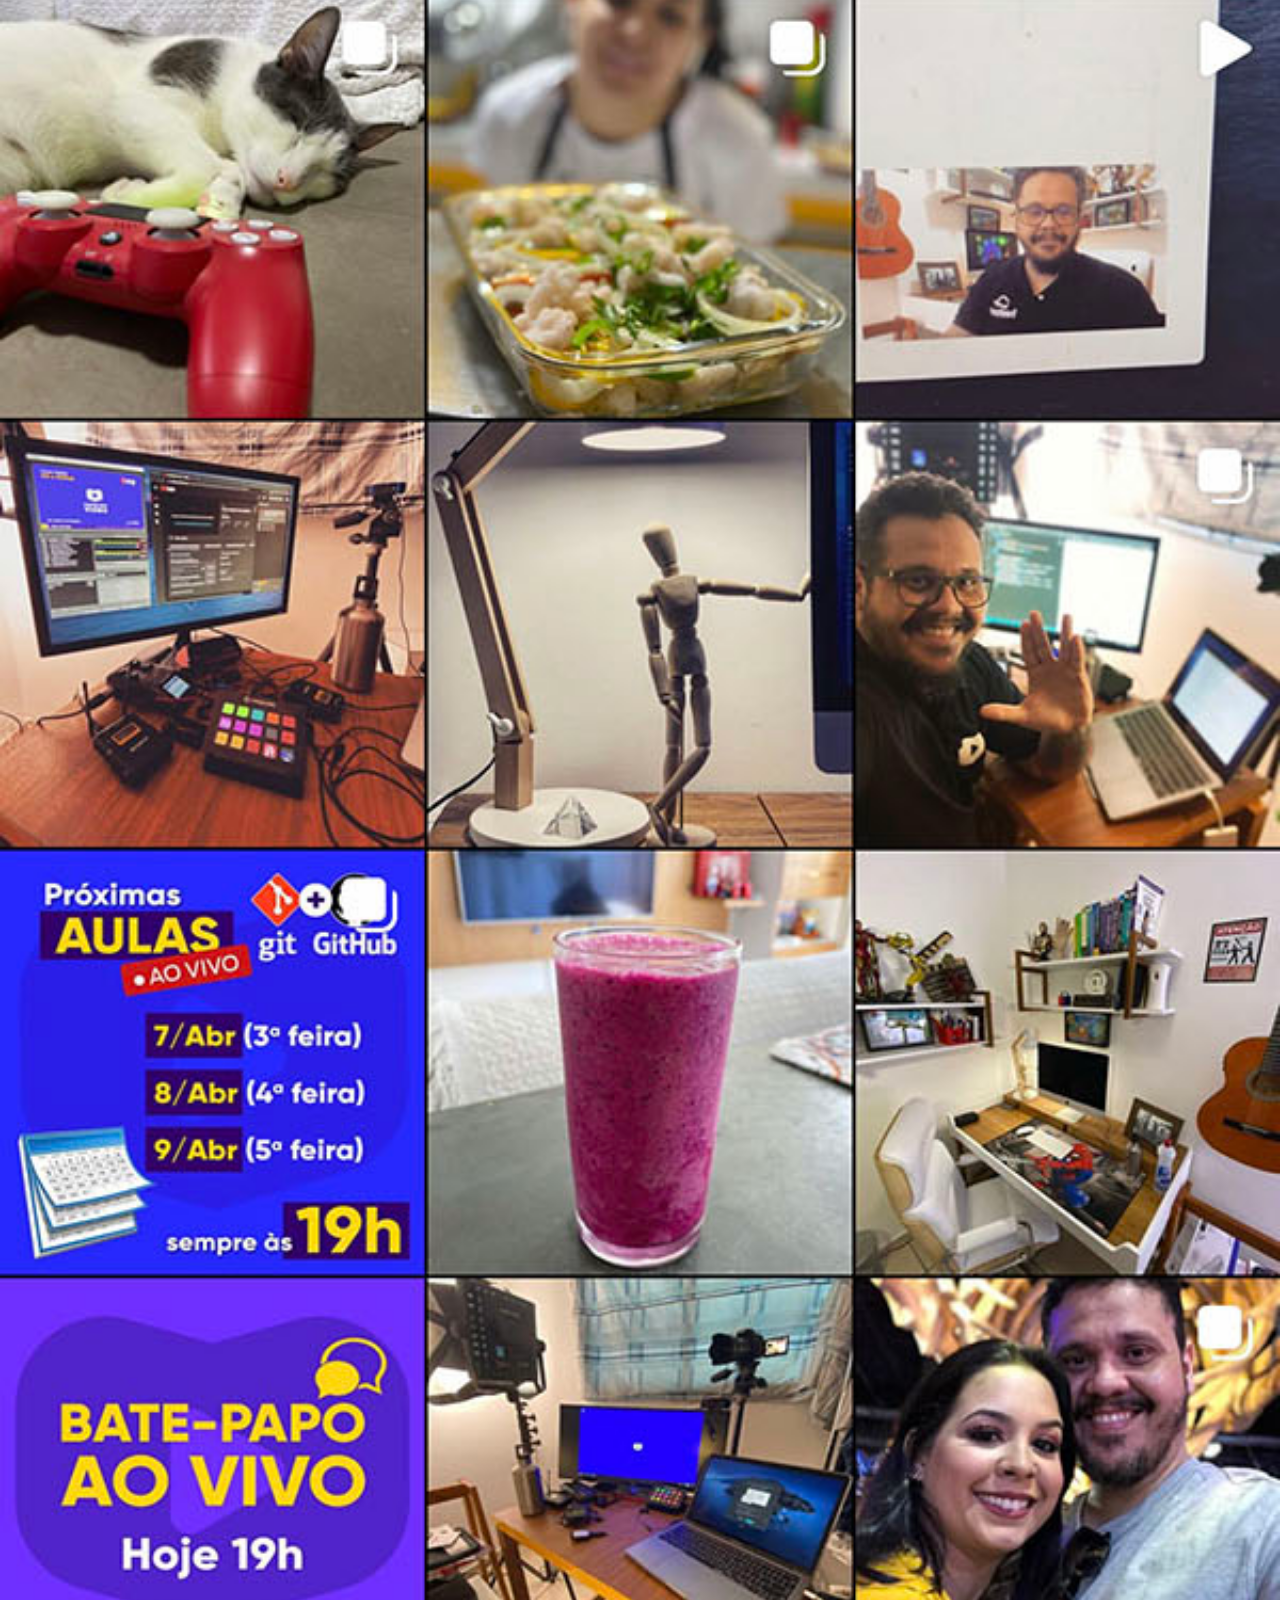
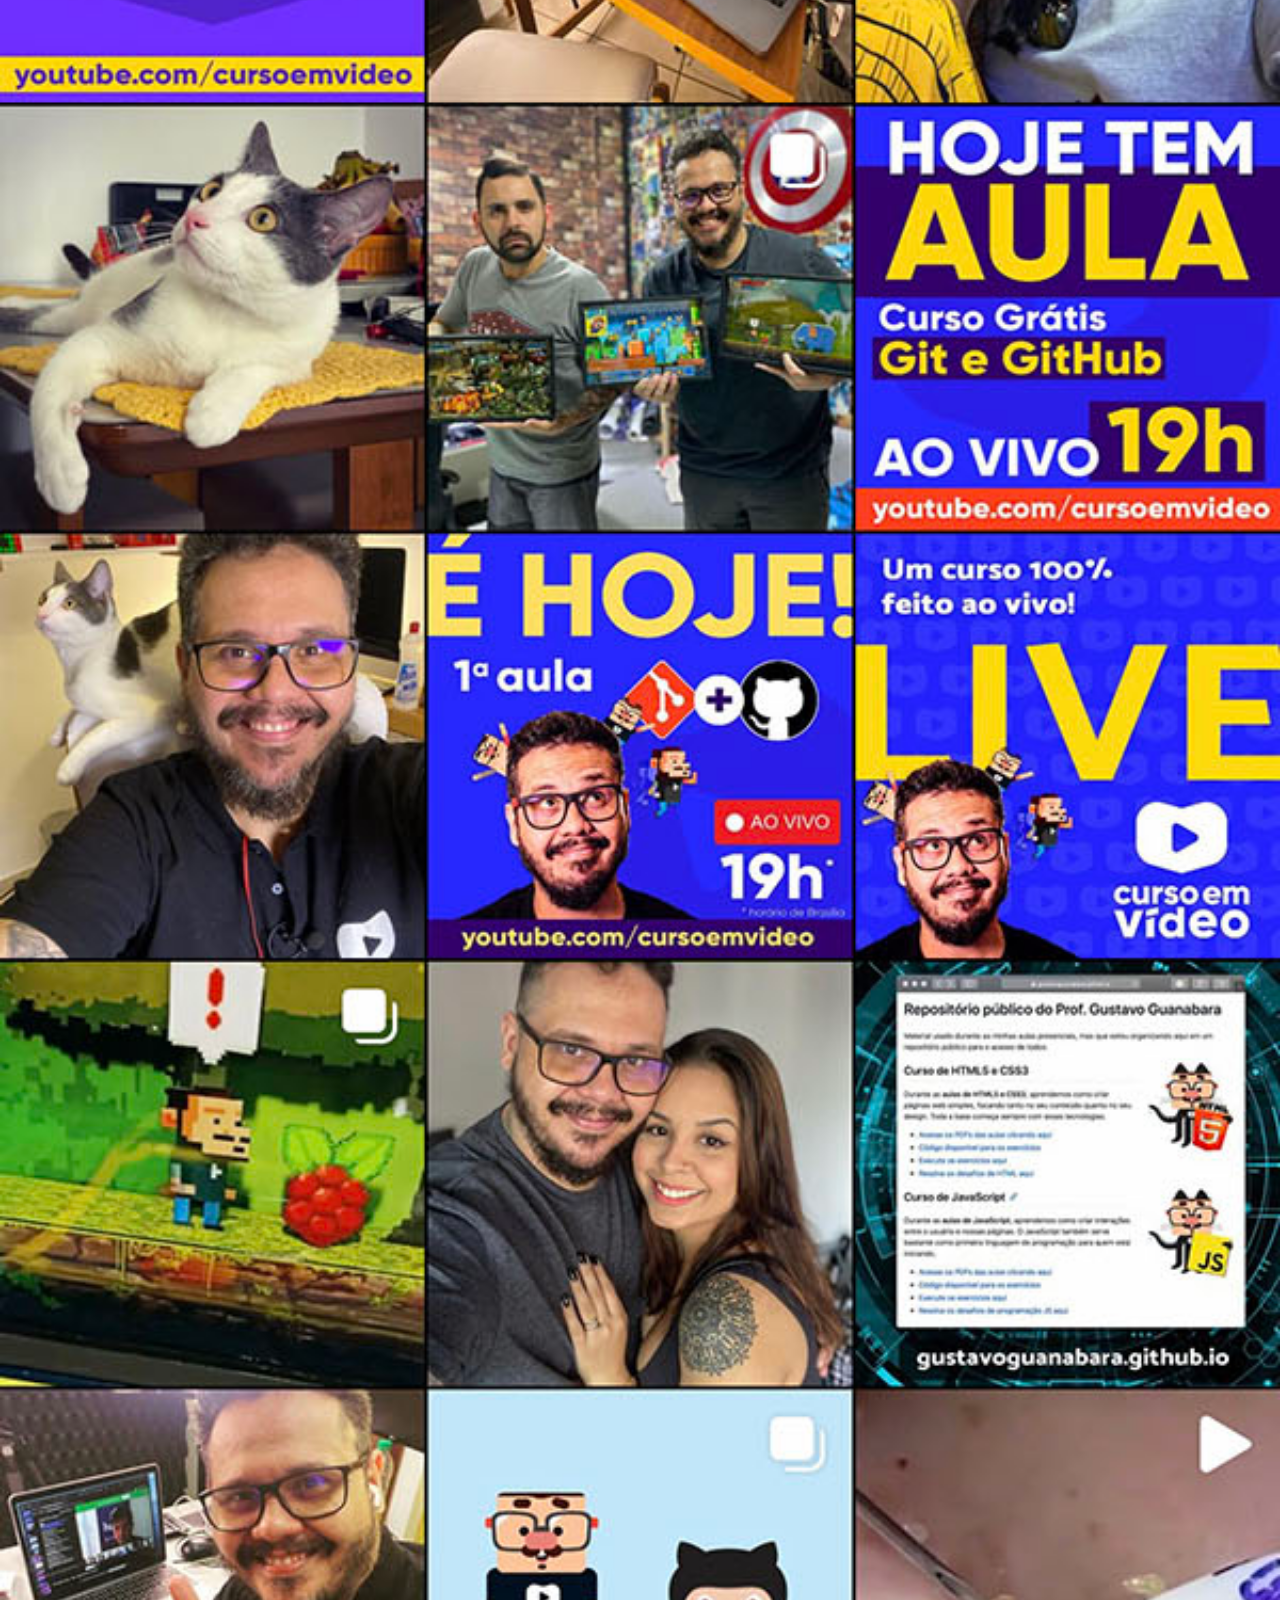
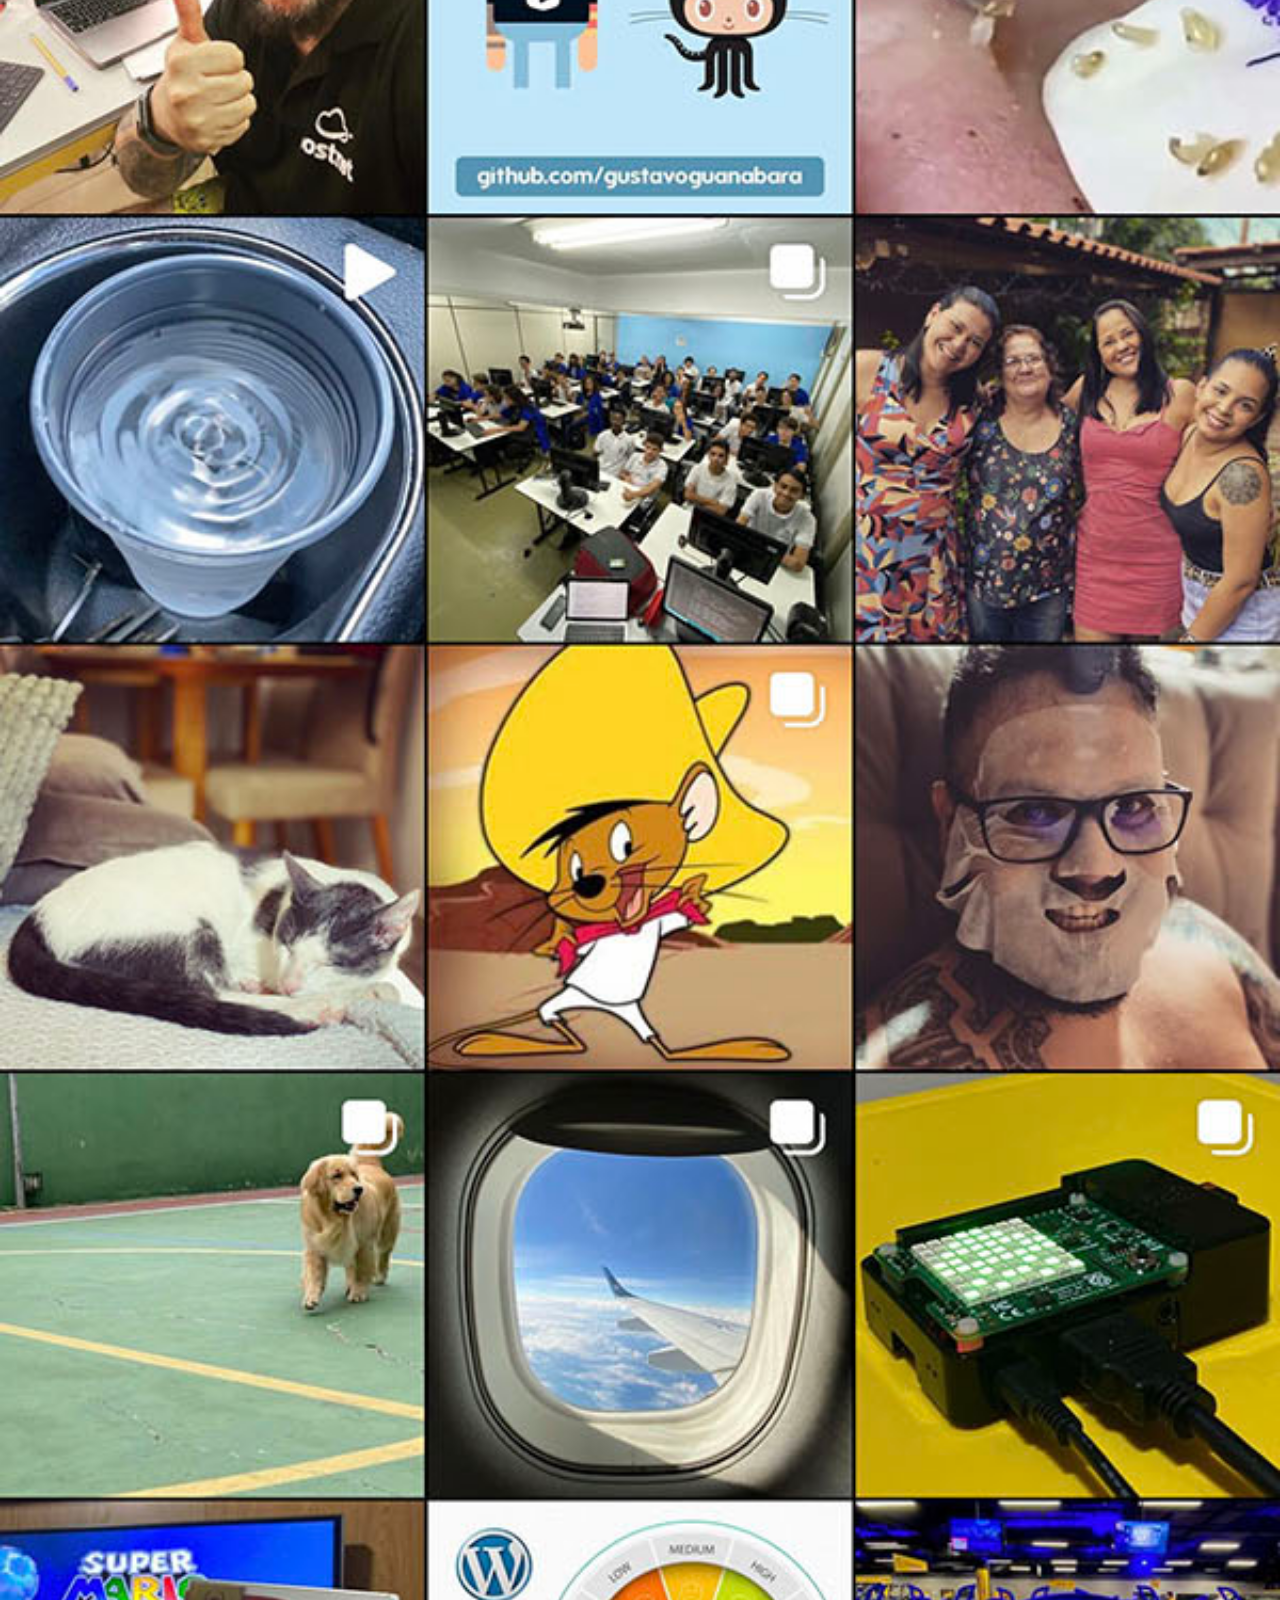
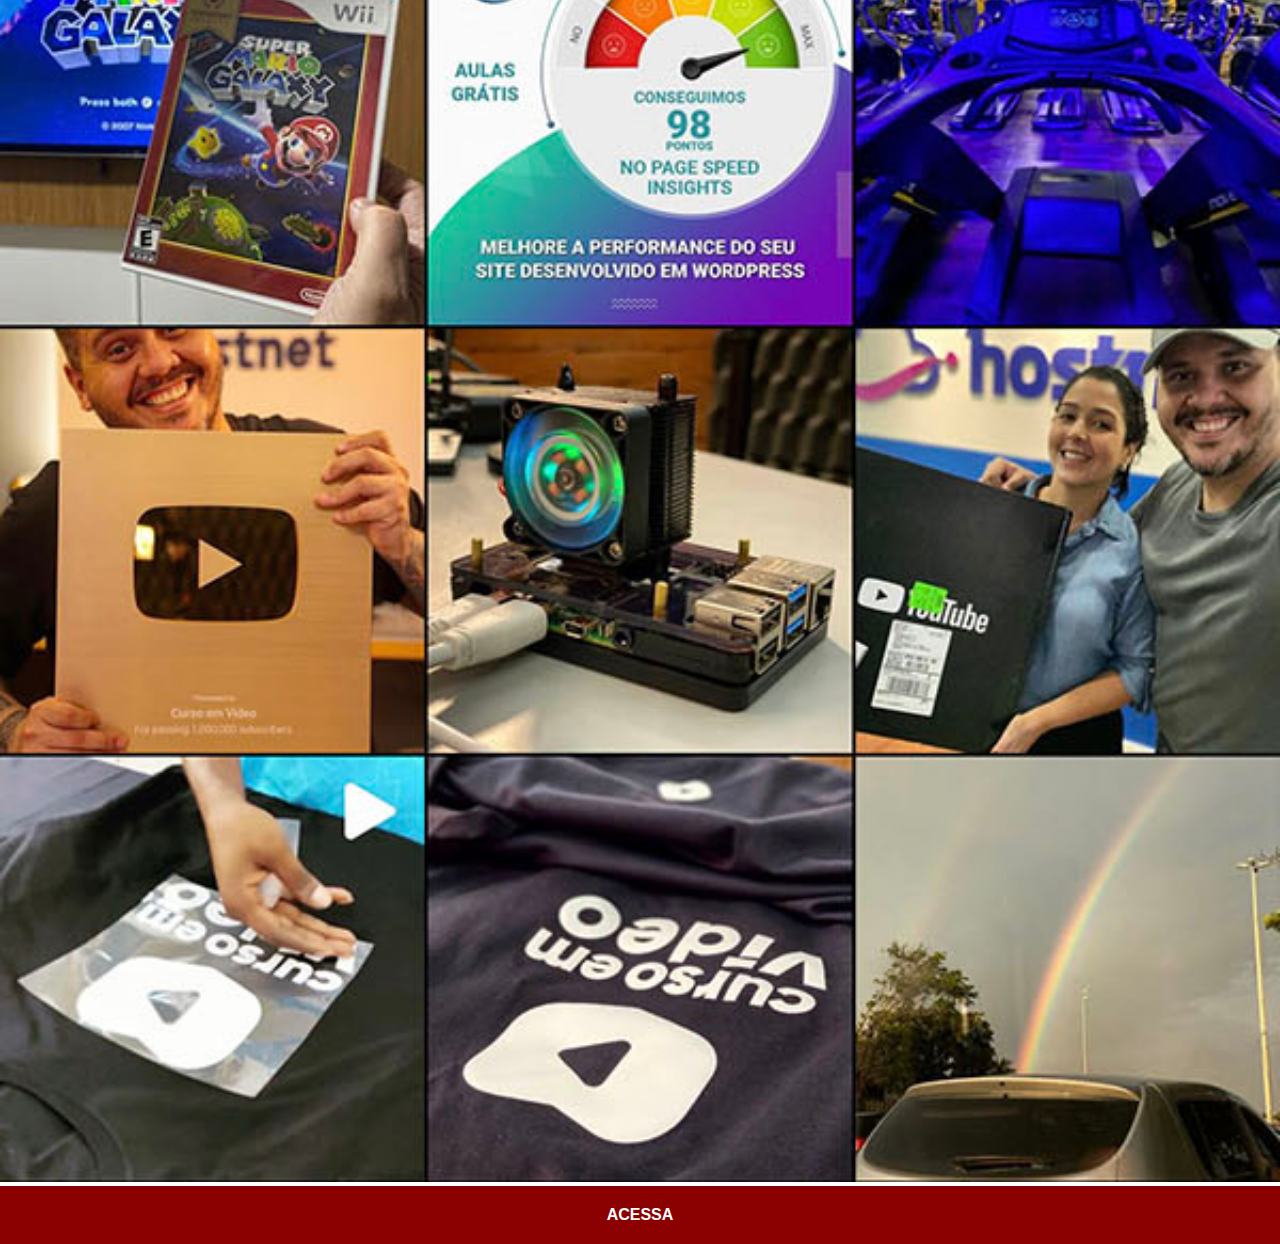
<file: instagram.html>
<!DOCTYPE html>
<html lang="pt-pt">
<head>
    <meta charset="UTF-8">
    <meta name="viewport" content="width=device-width, initial-scale=1.0">
    <title>Instagram</title>
    <link rel="stylesheet" href="estilos/social.css">
</head>
<body>
    <img src="imagens/tela-instagram.jpg" alt="Instagram">
    <a href="https://www.instagram.com/gustavoguanabara/" target="_blank">ACESSA</a>
</body>
</html>
</file>
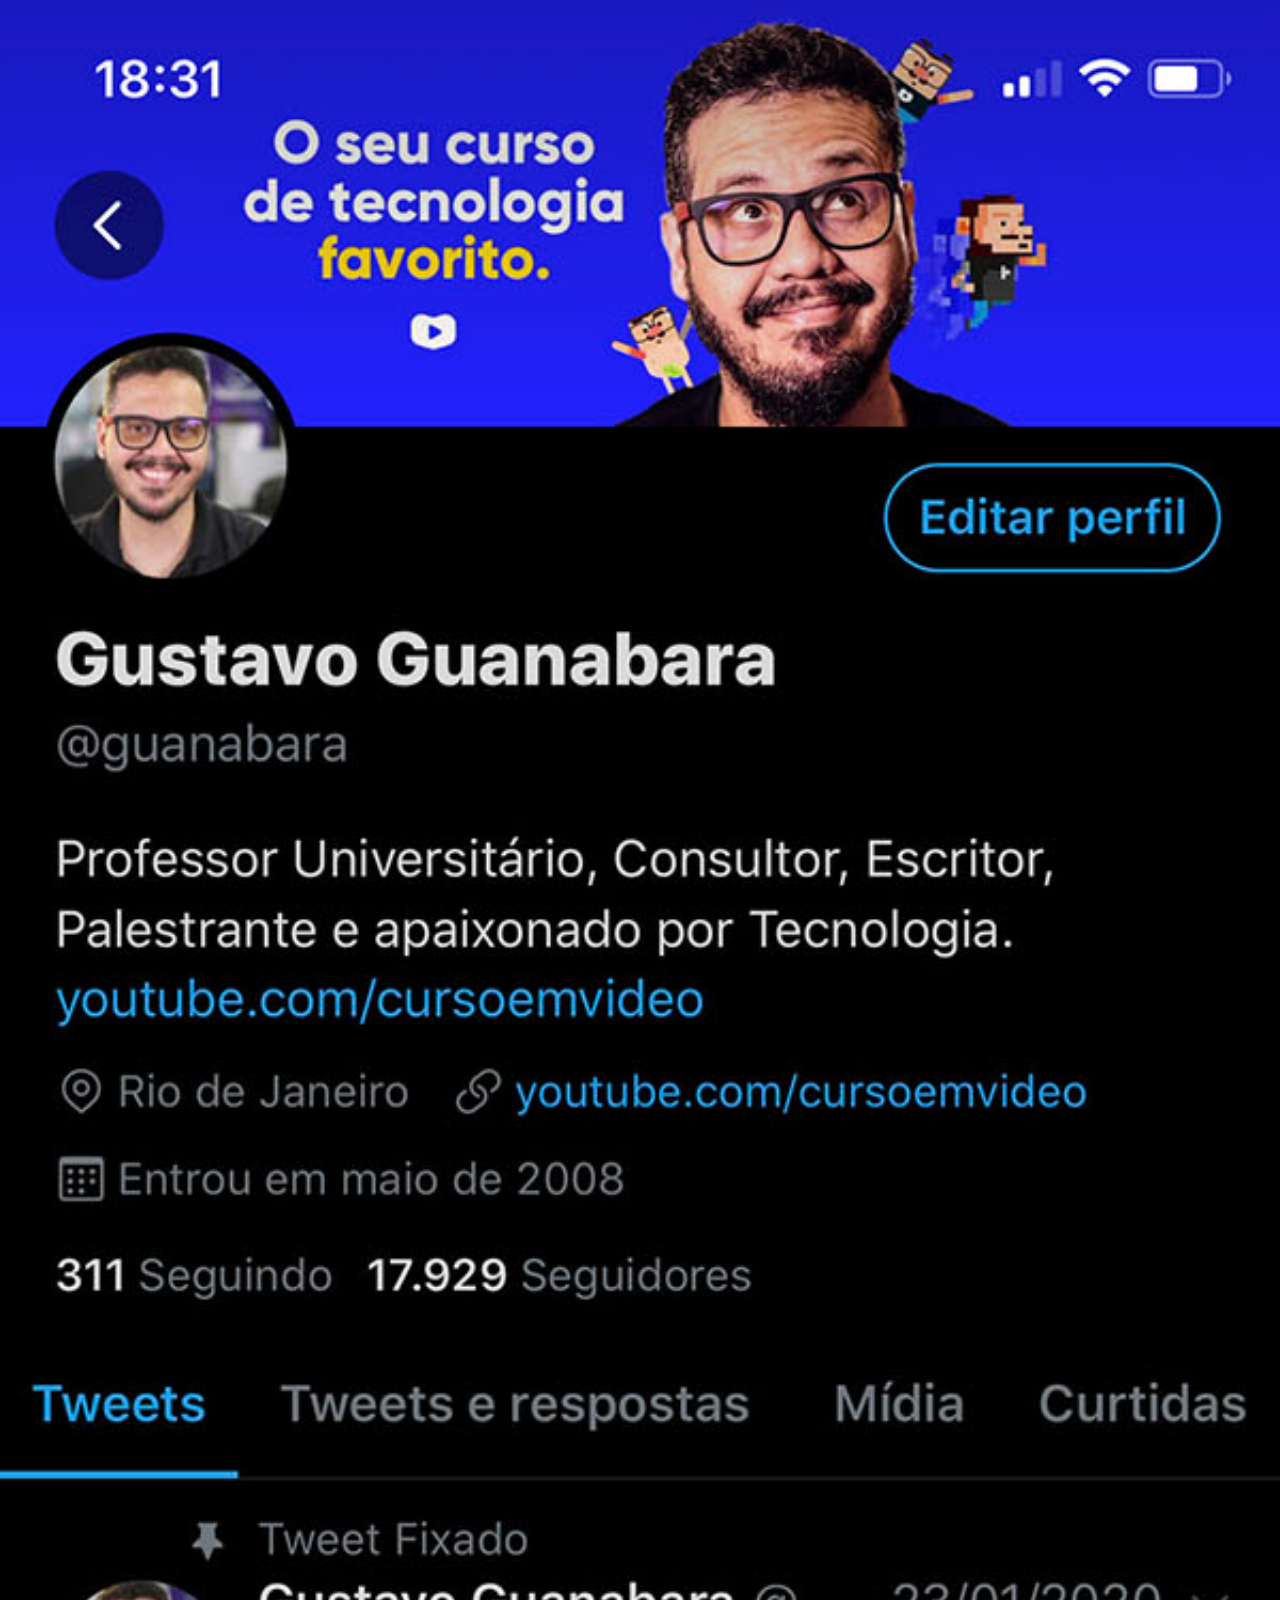
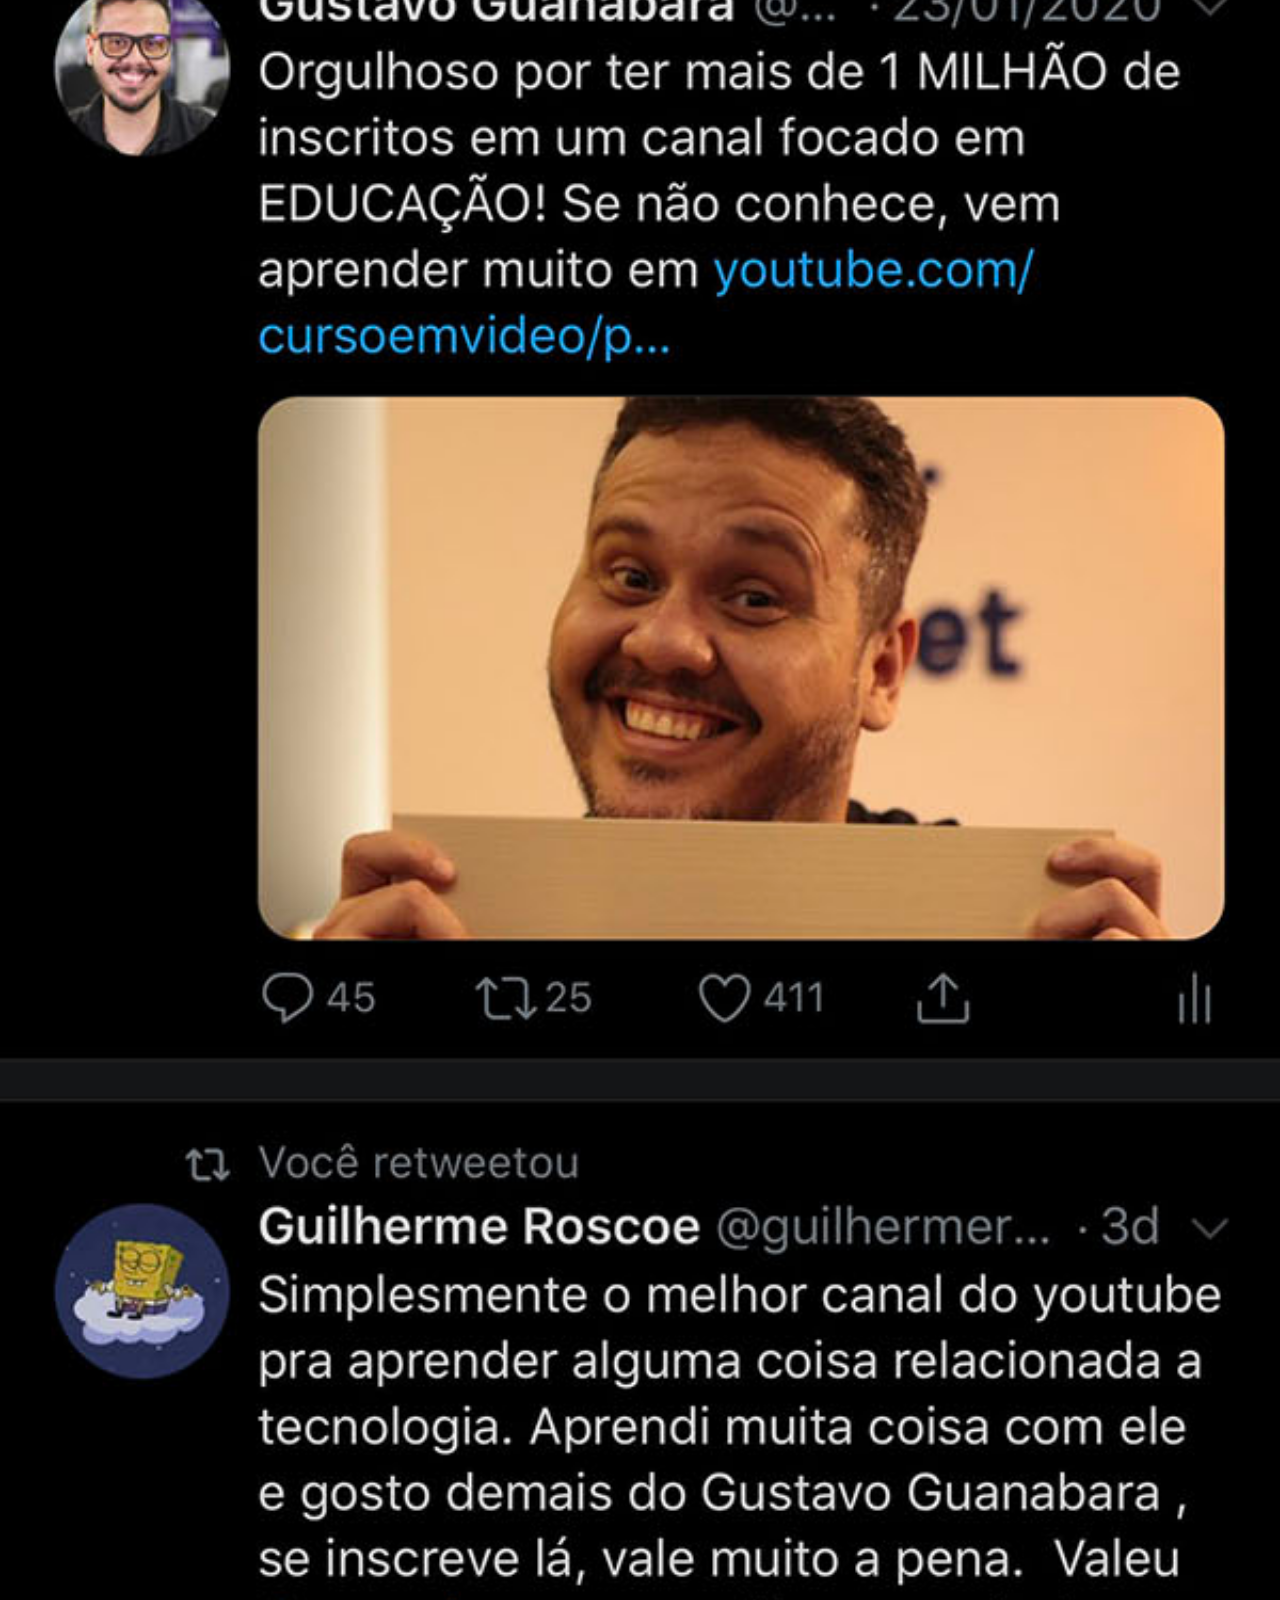
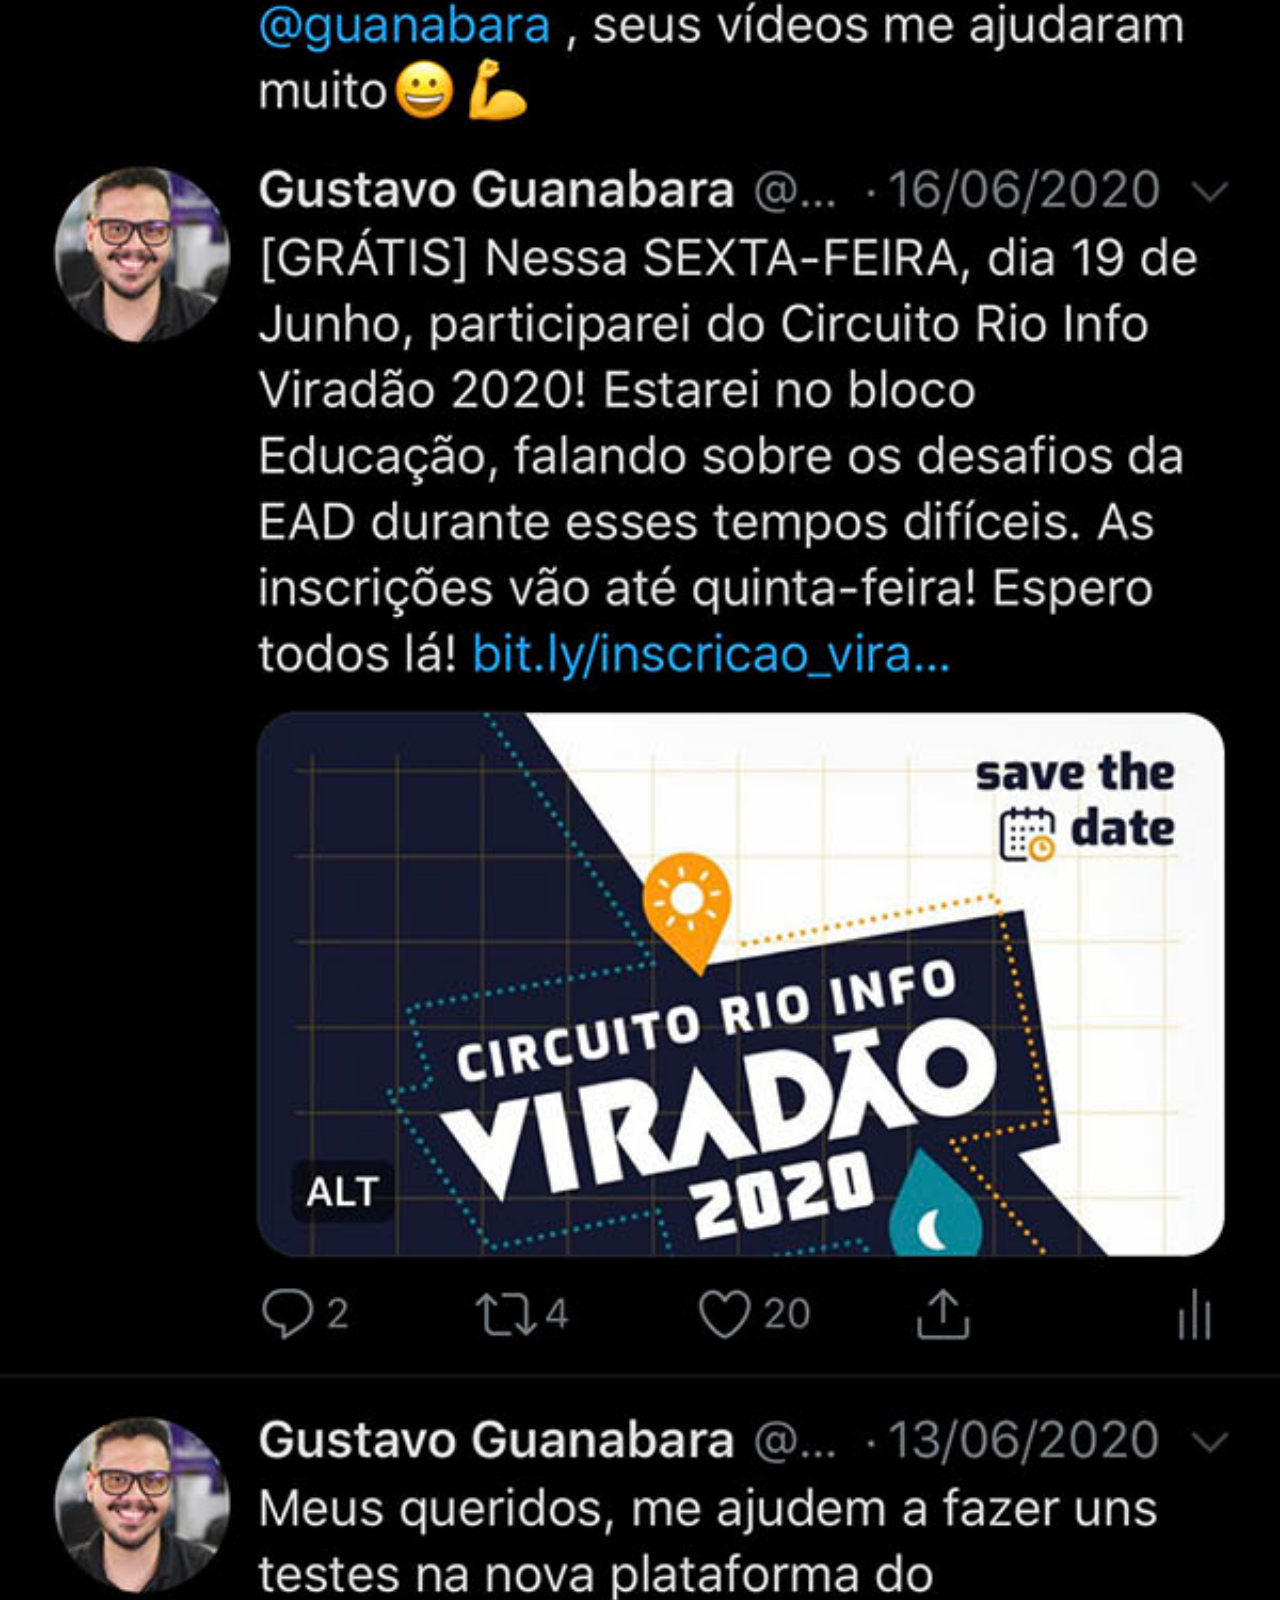
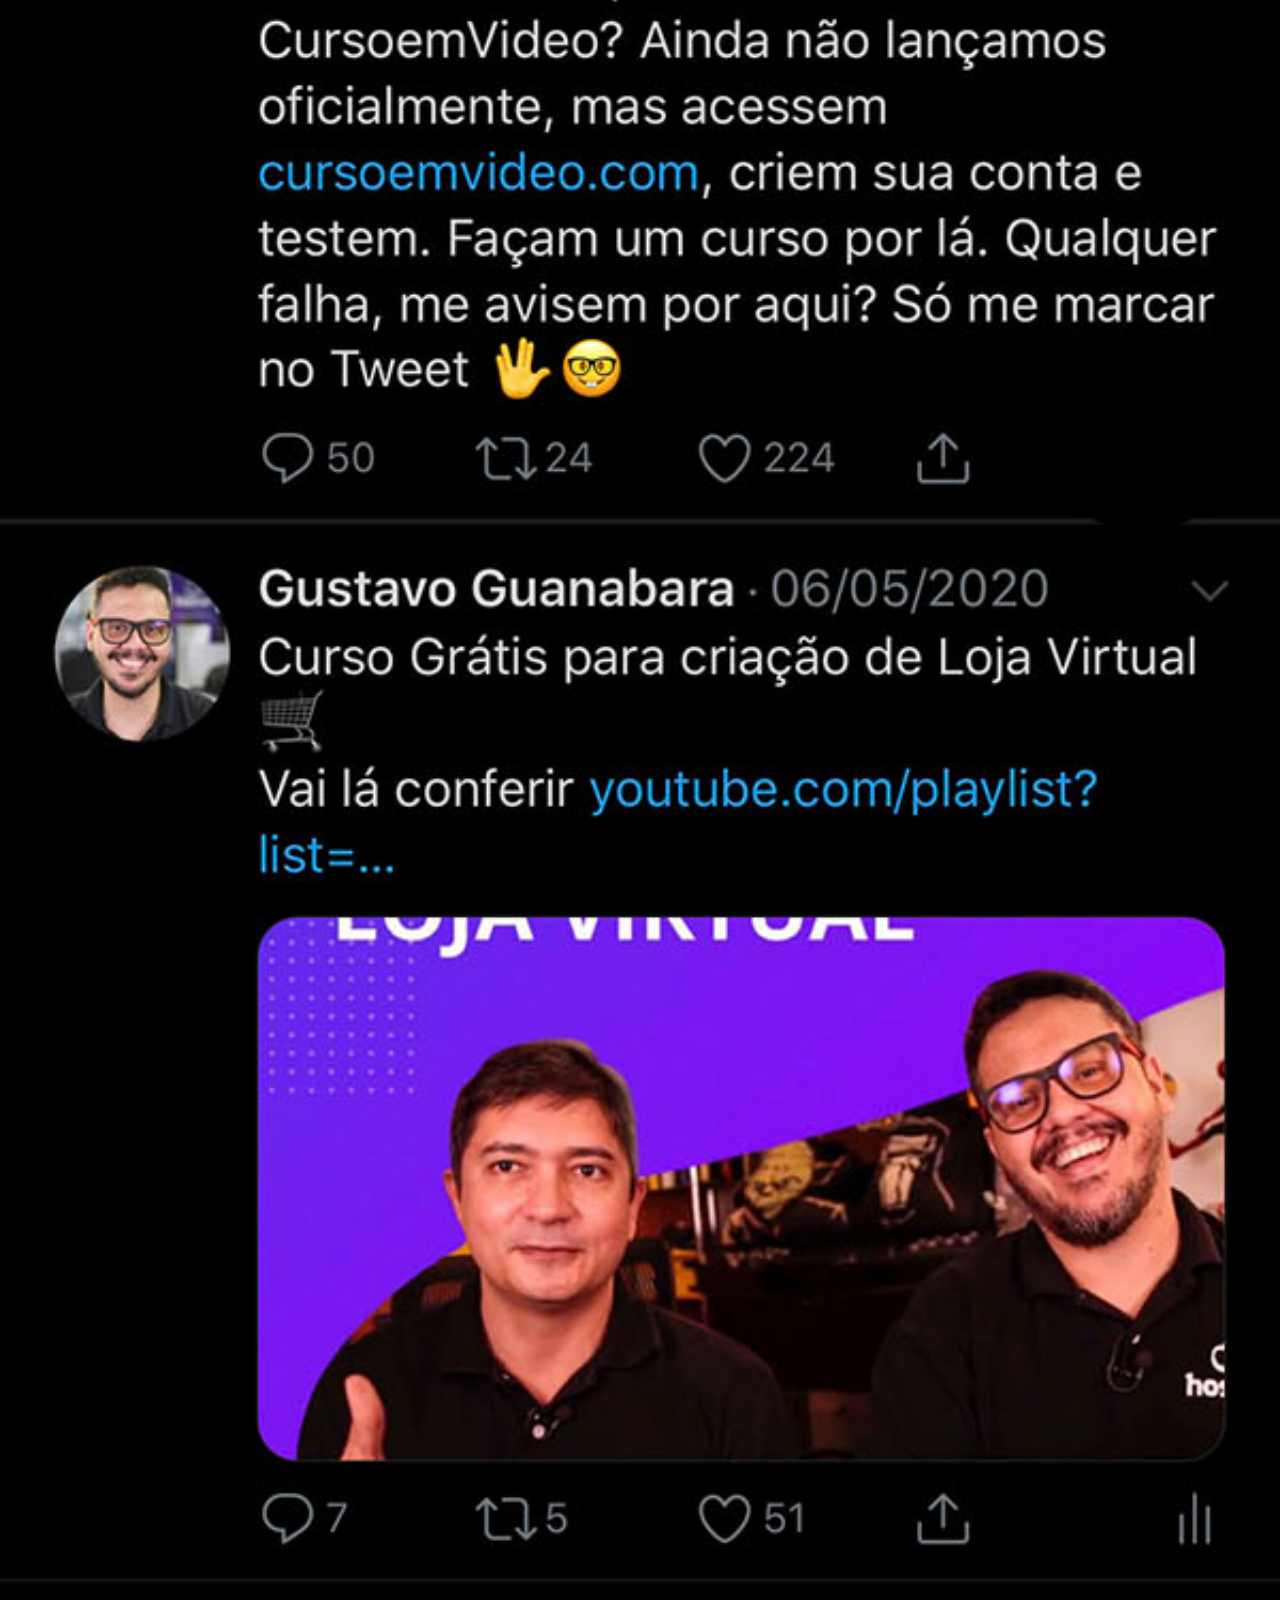
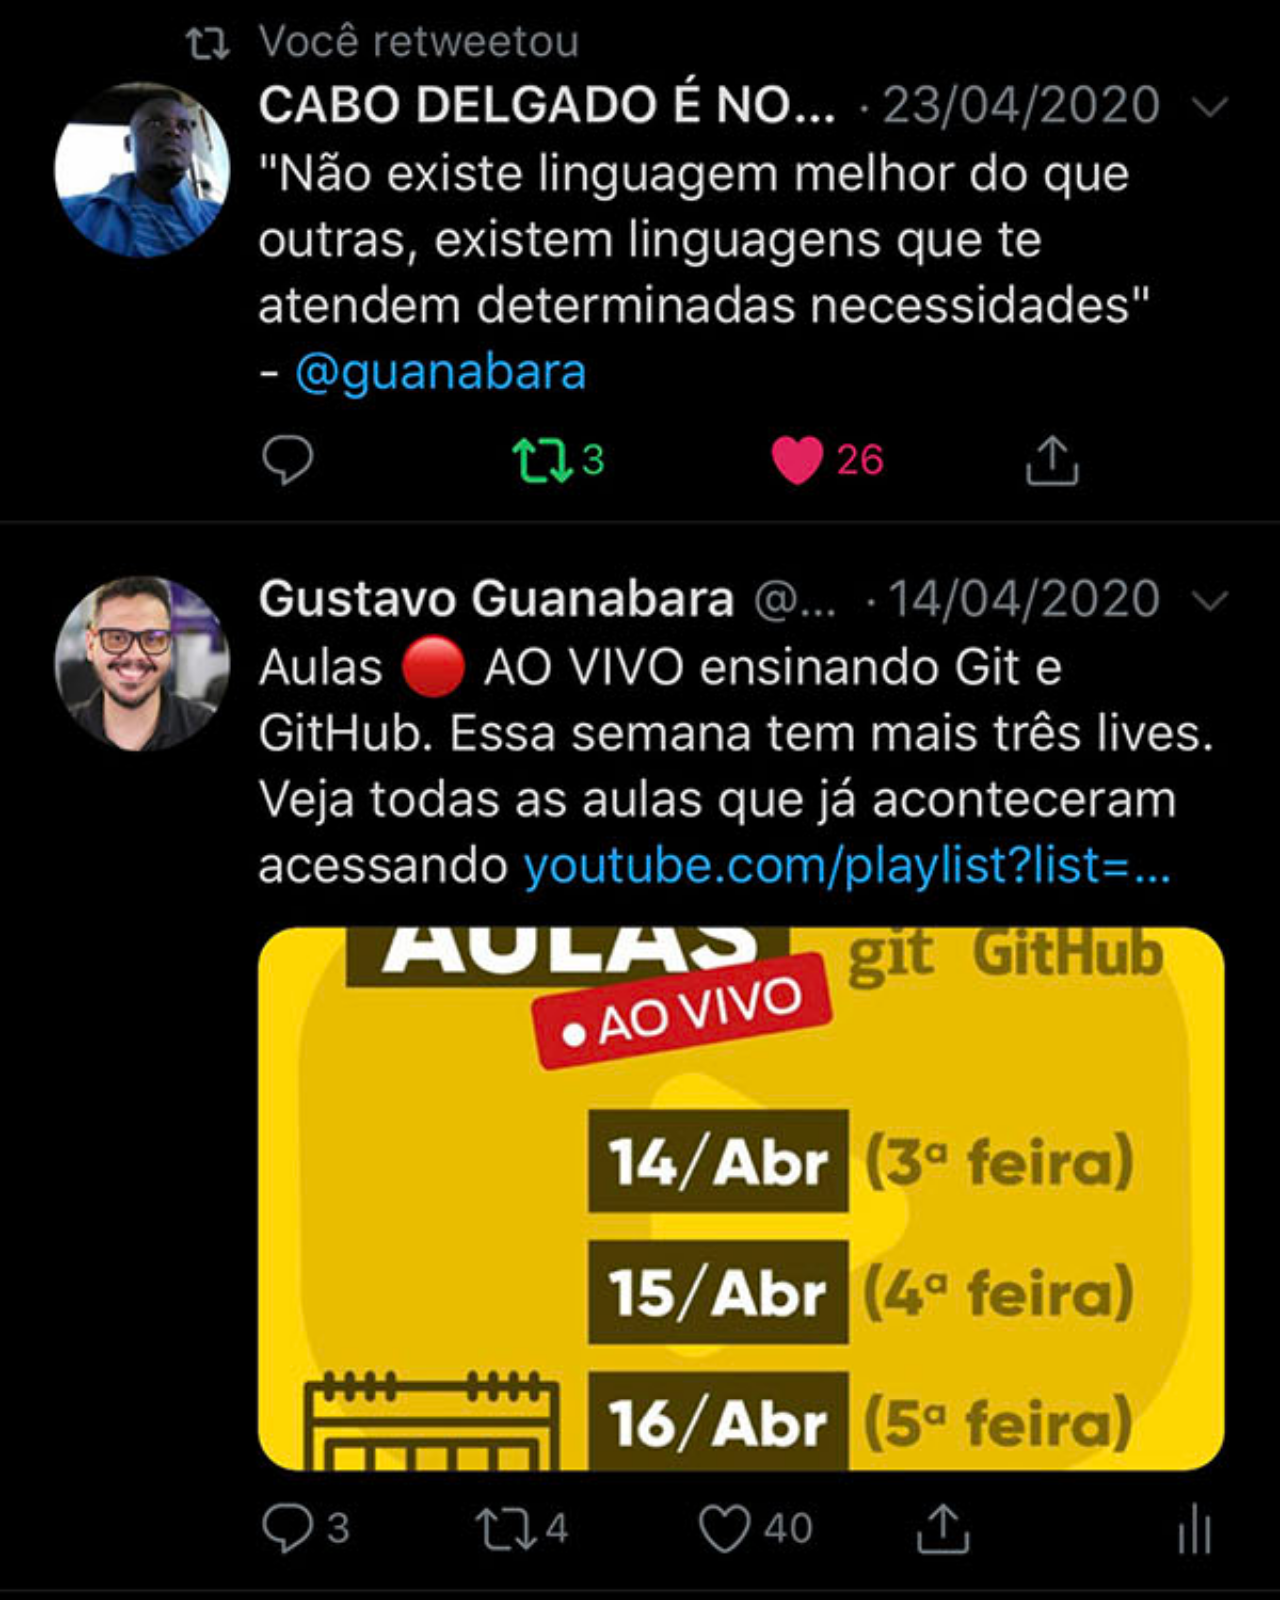
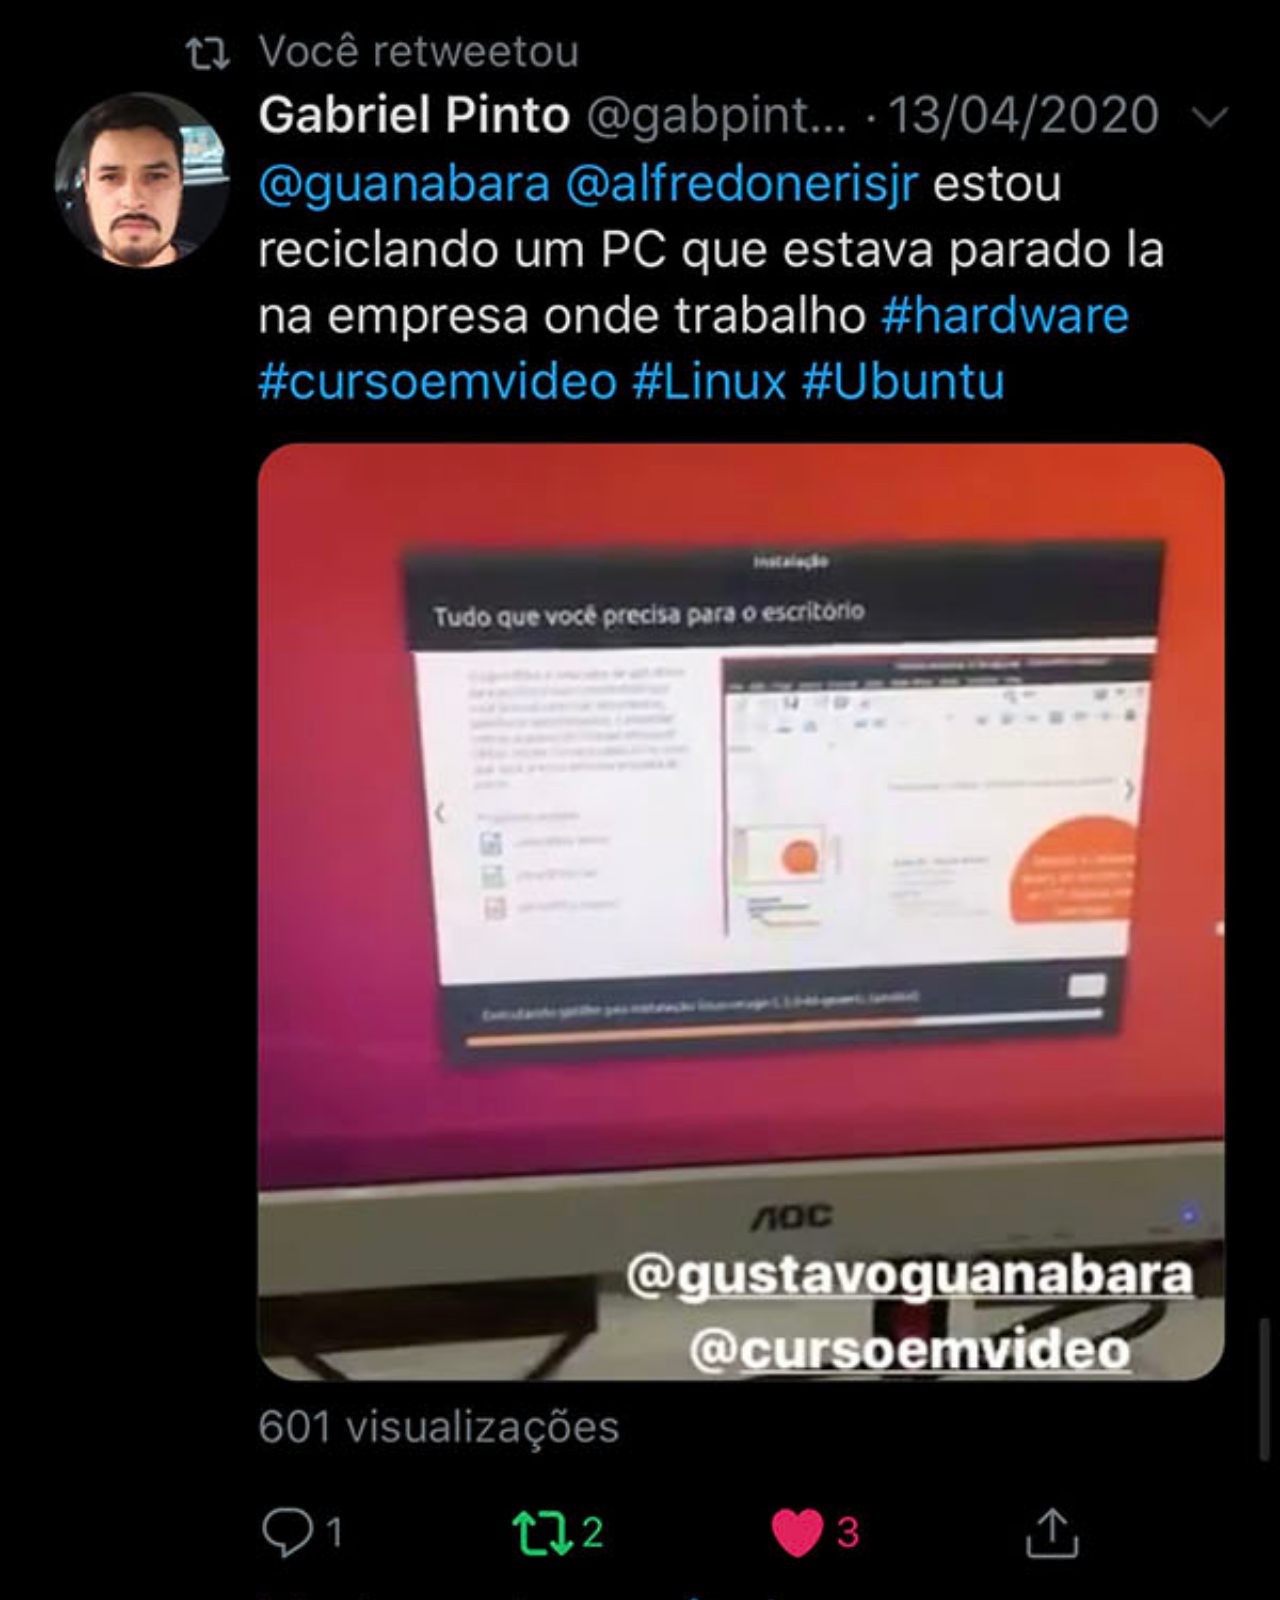
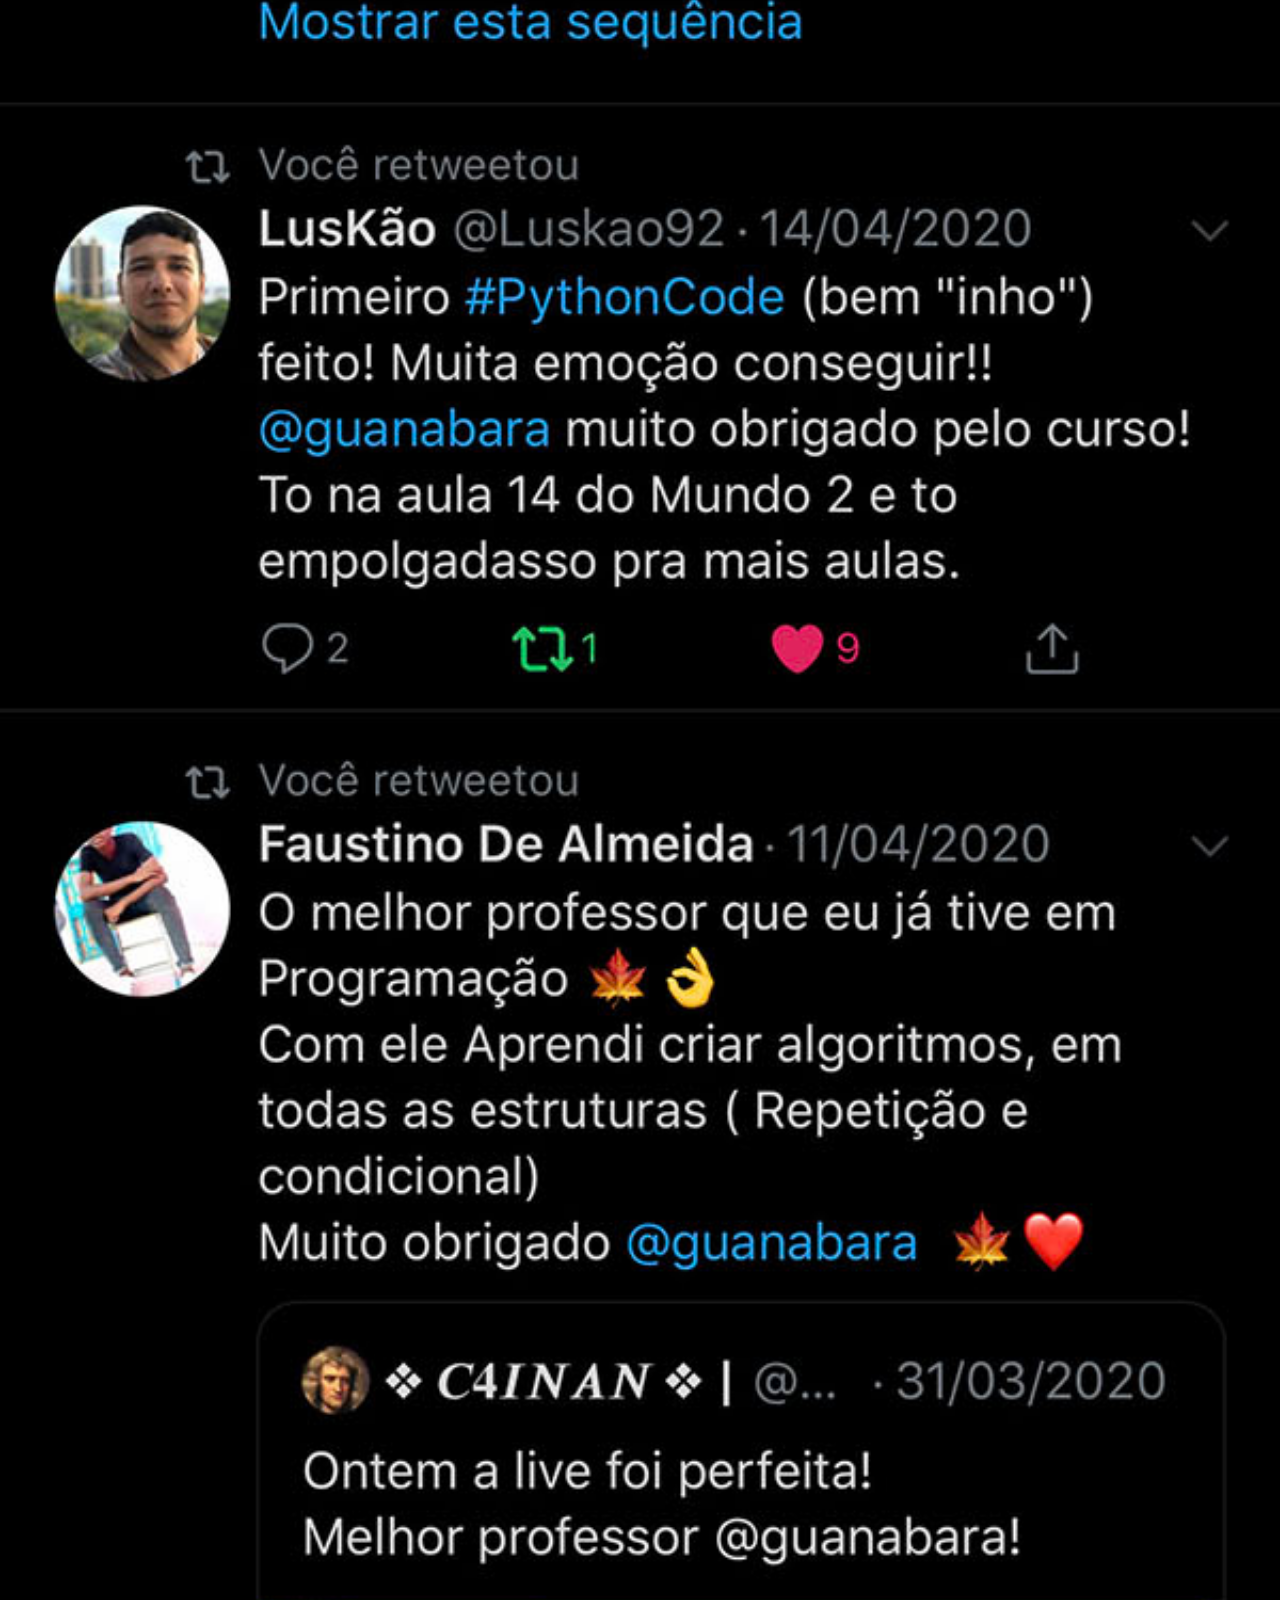
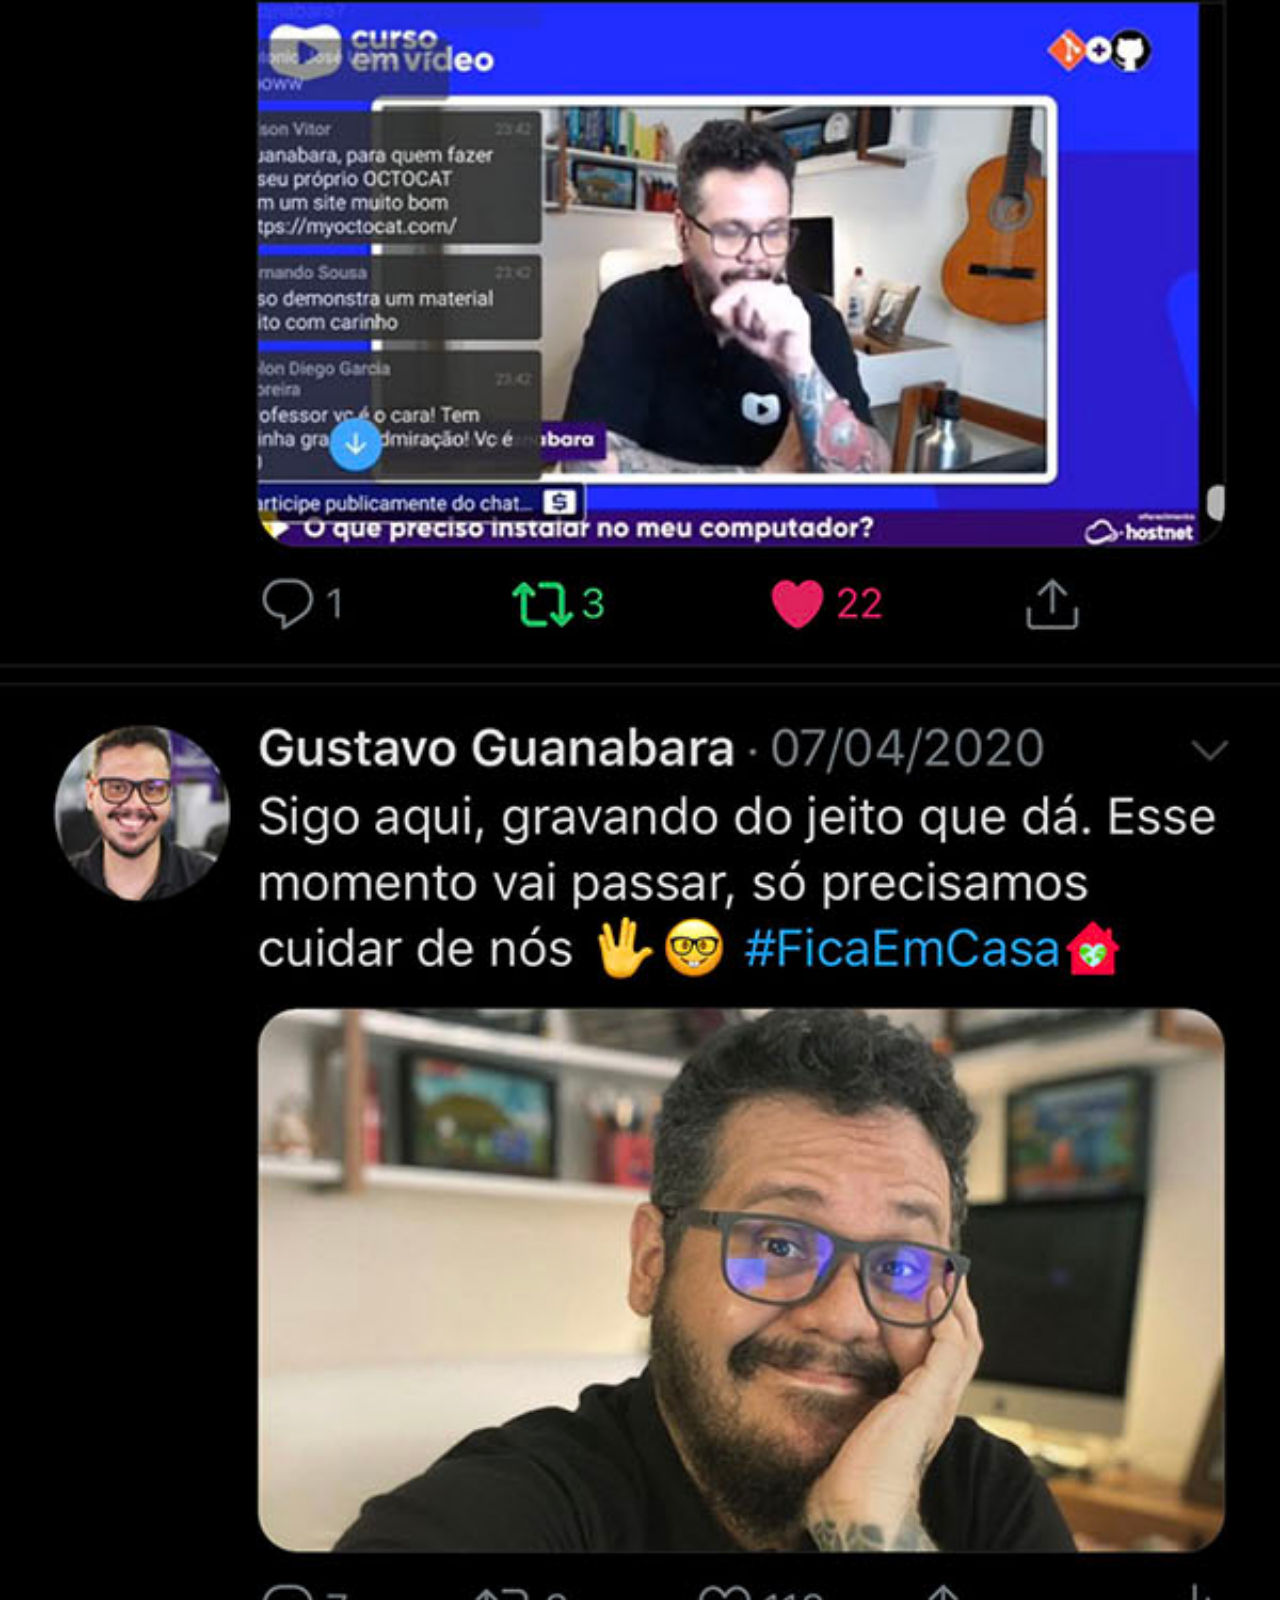
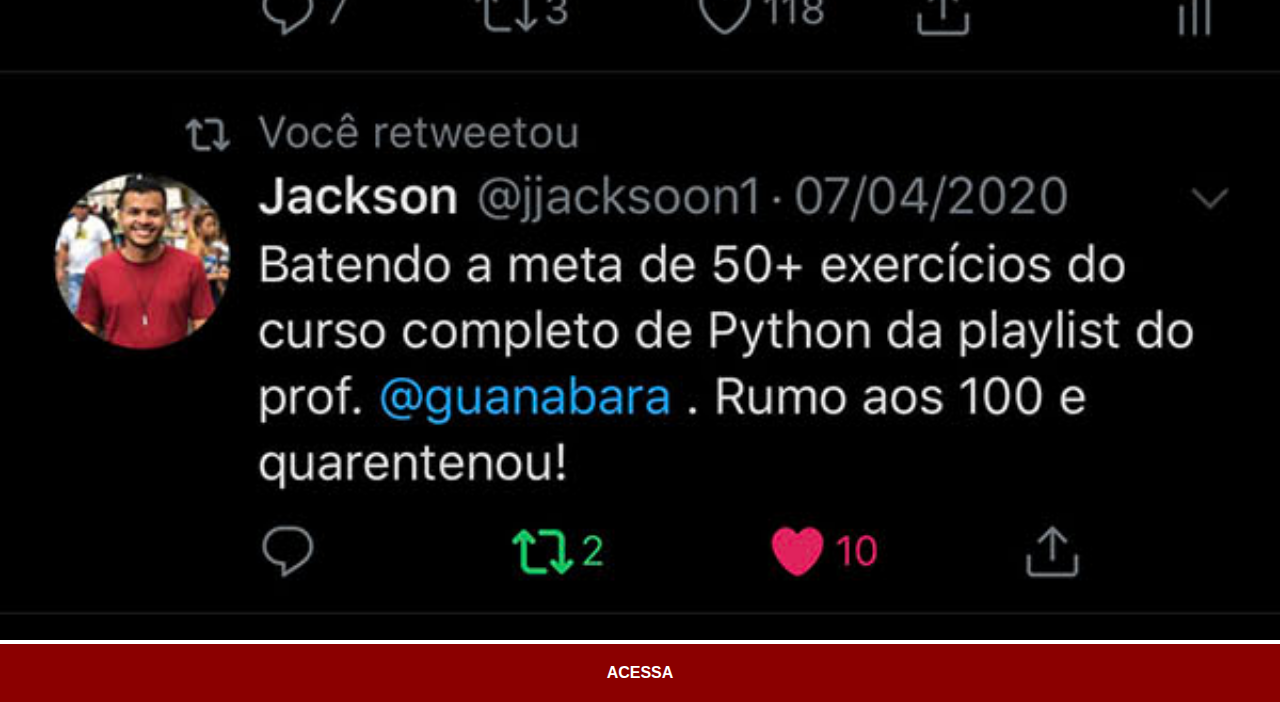
<file: twitter.html>
<!DOCTYPE html>
<html lang="pt-pt">
<head>
    <meta charset="UTF-8">
    <meta name="viewport" content="width=device-width, initial-scale=1.0">
    <title>Twitter</title>
    <link rel="stylesheet" href="estilos/social.css">
</head>
<body>
    <img src="imagens/tela-twitter.jpg" alt="Twitter">
    <a href="https://x.com/guanabara" target="_blank">ACESSA</a>
</body>
</html>
</file>
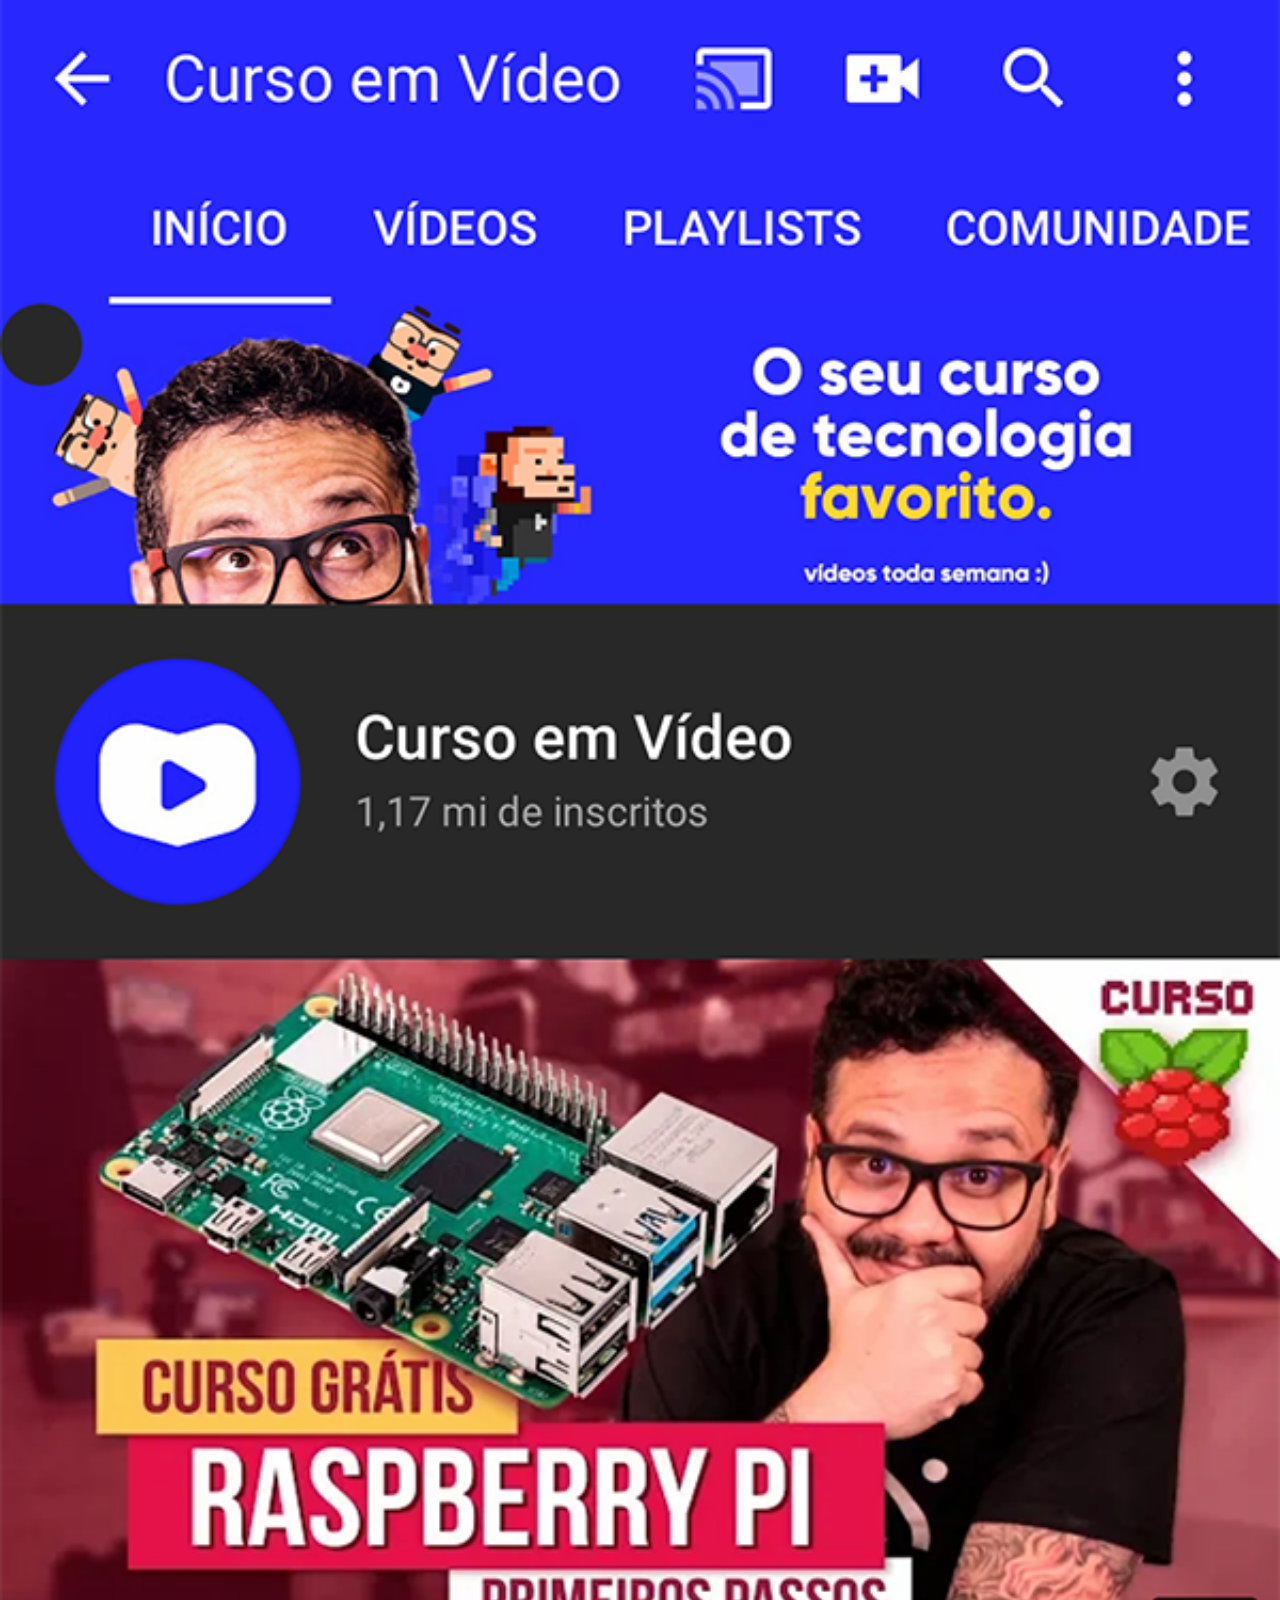
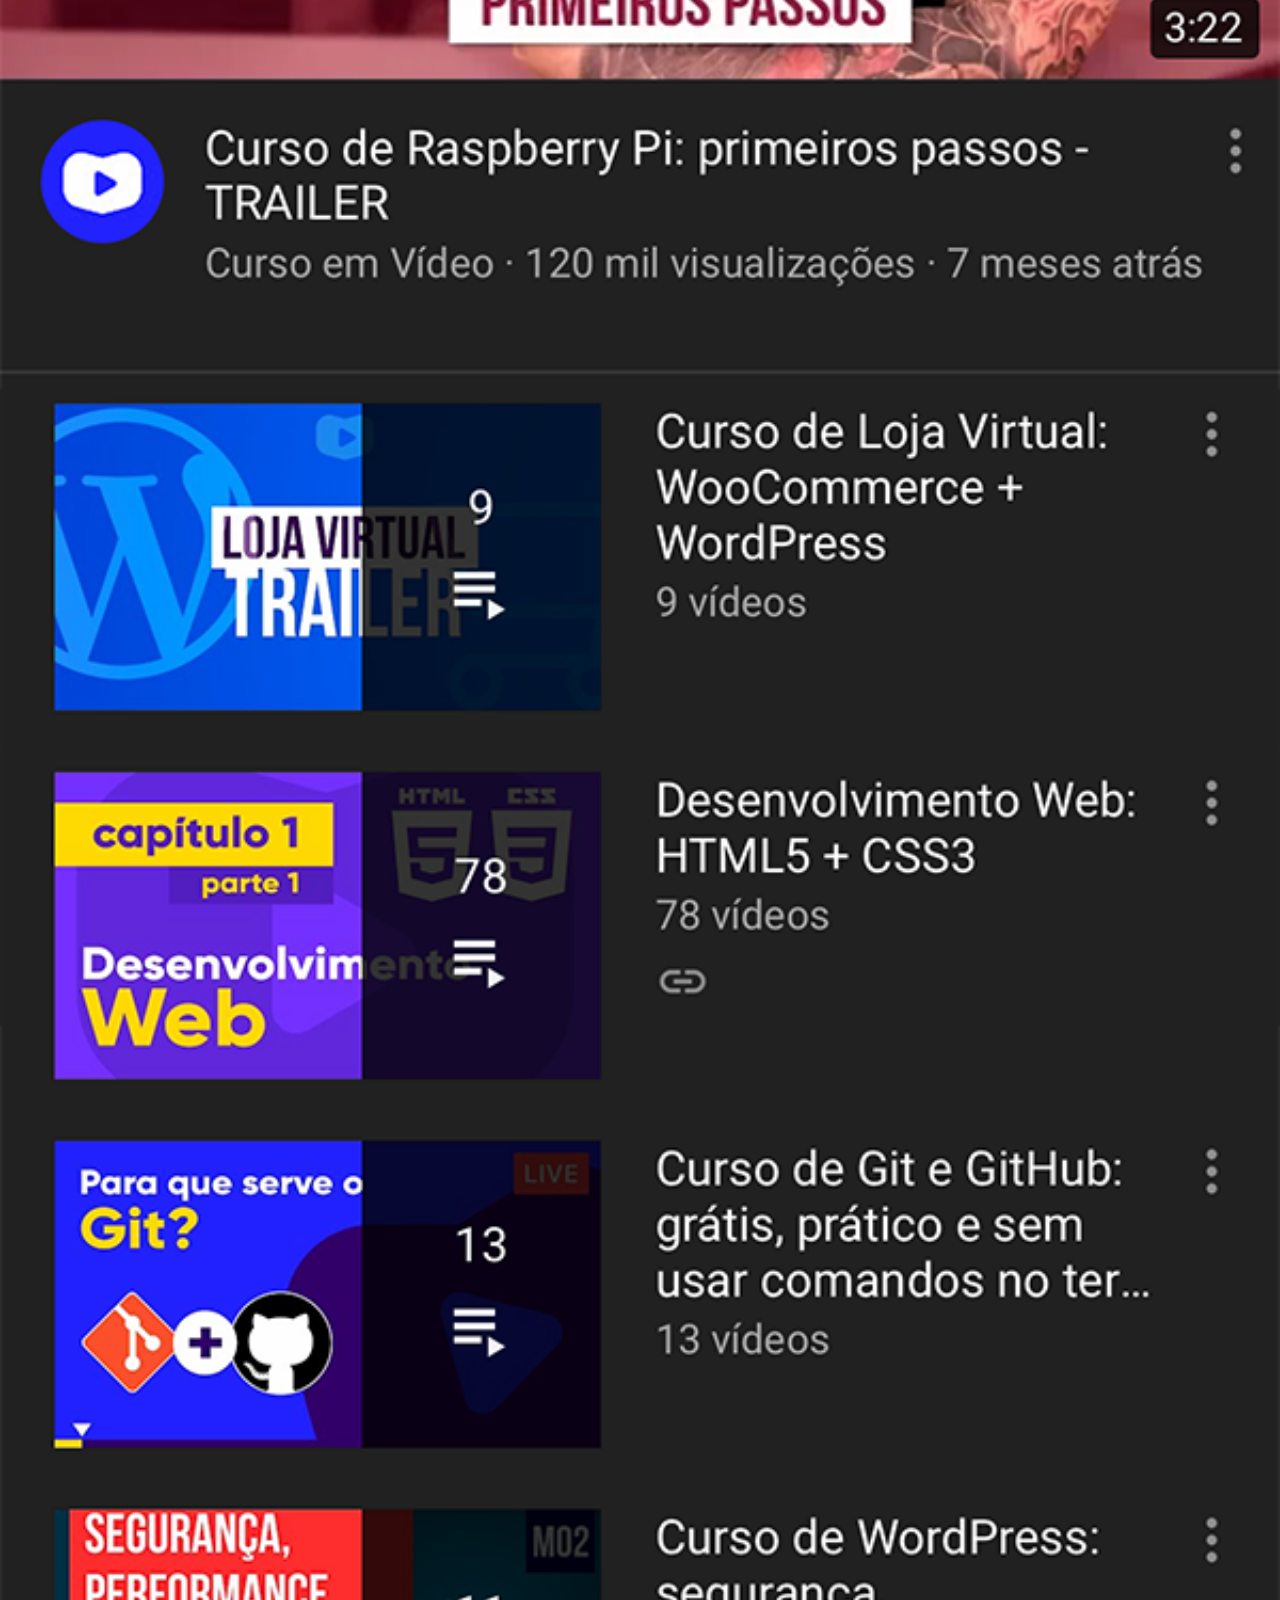
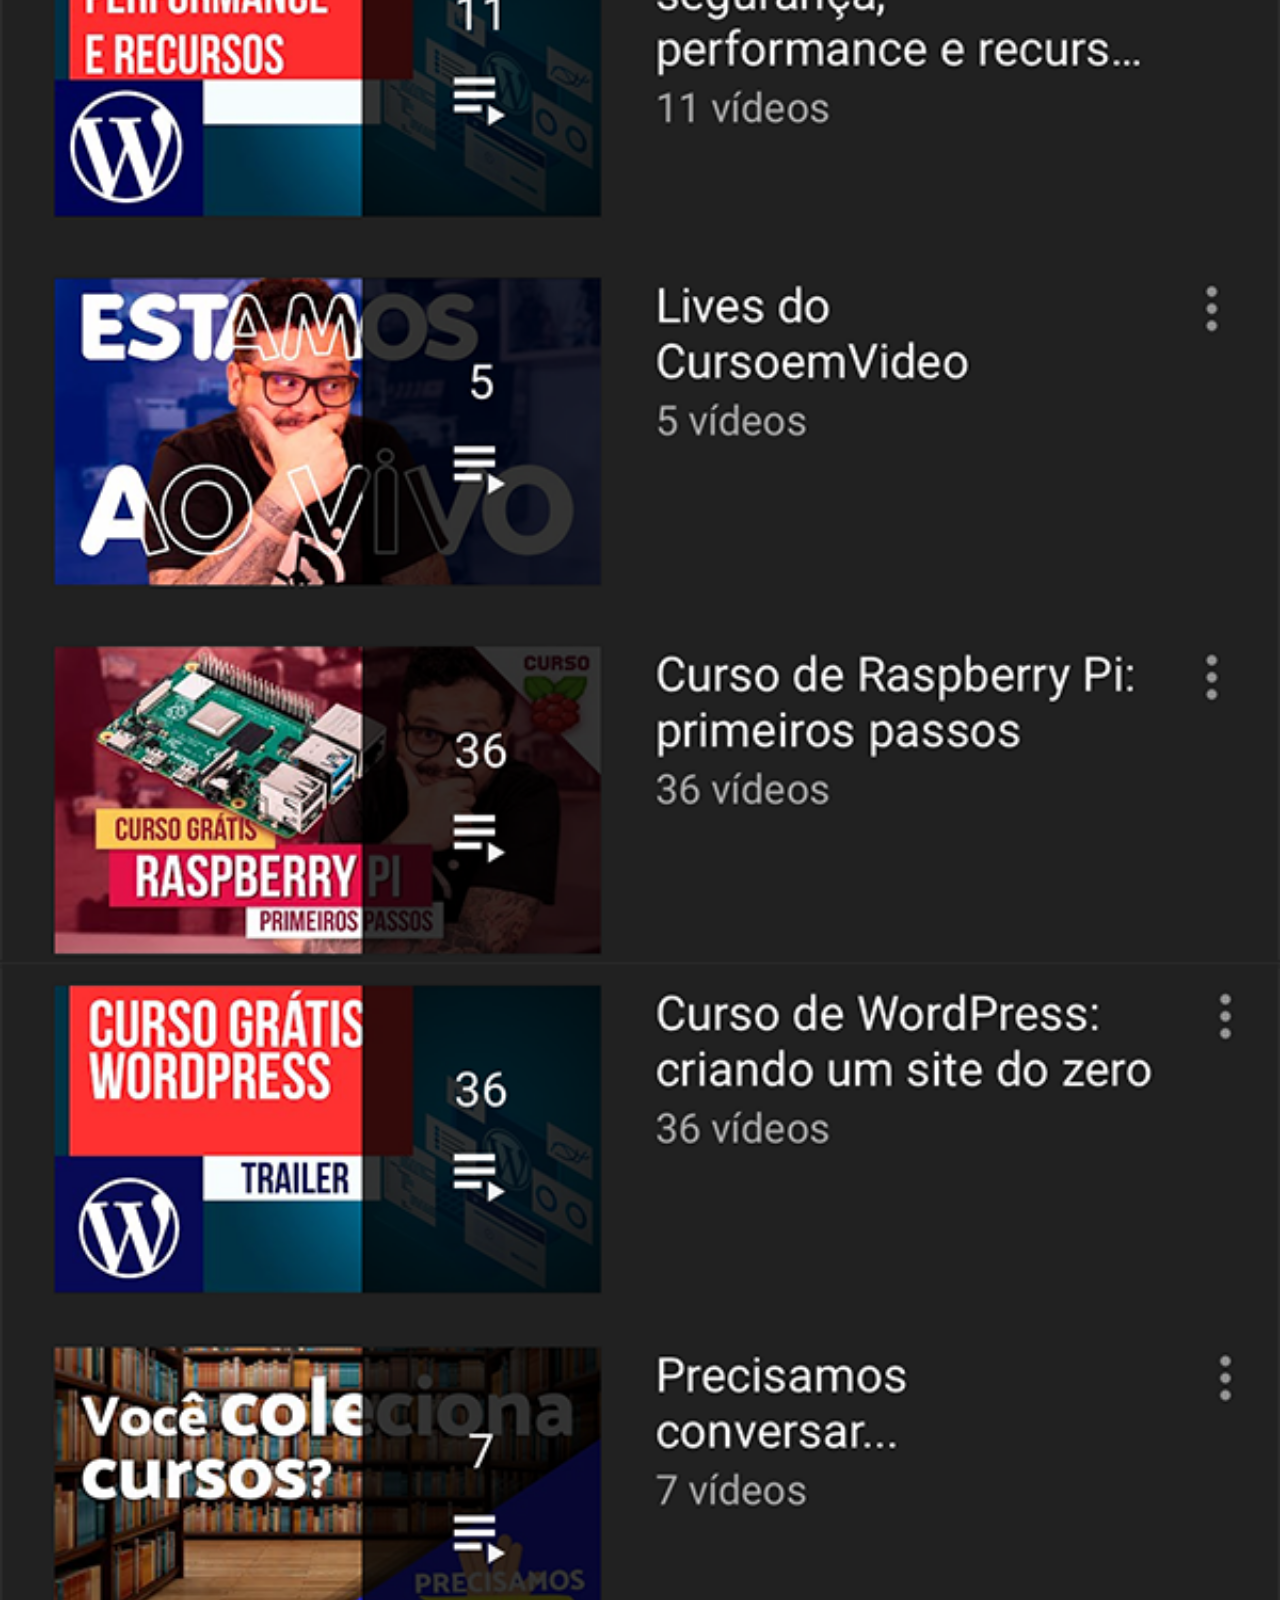
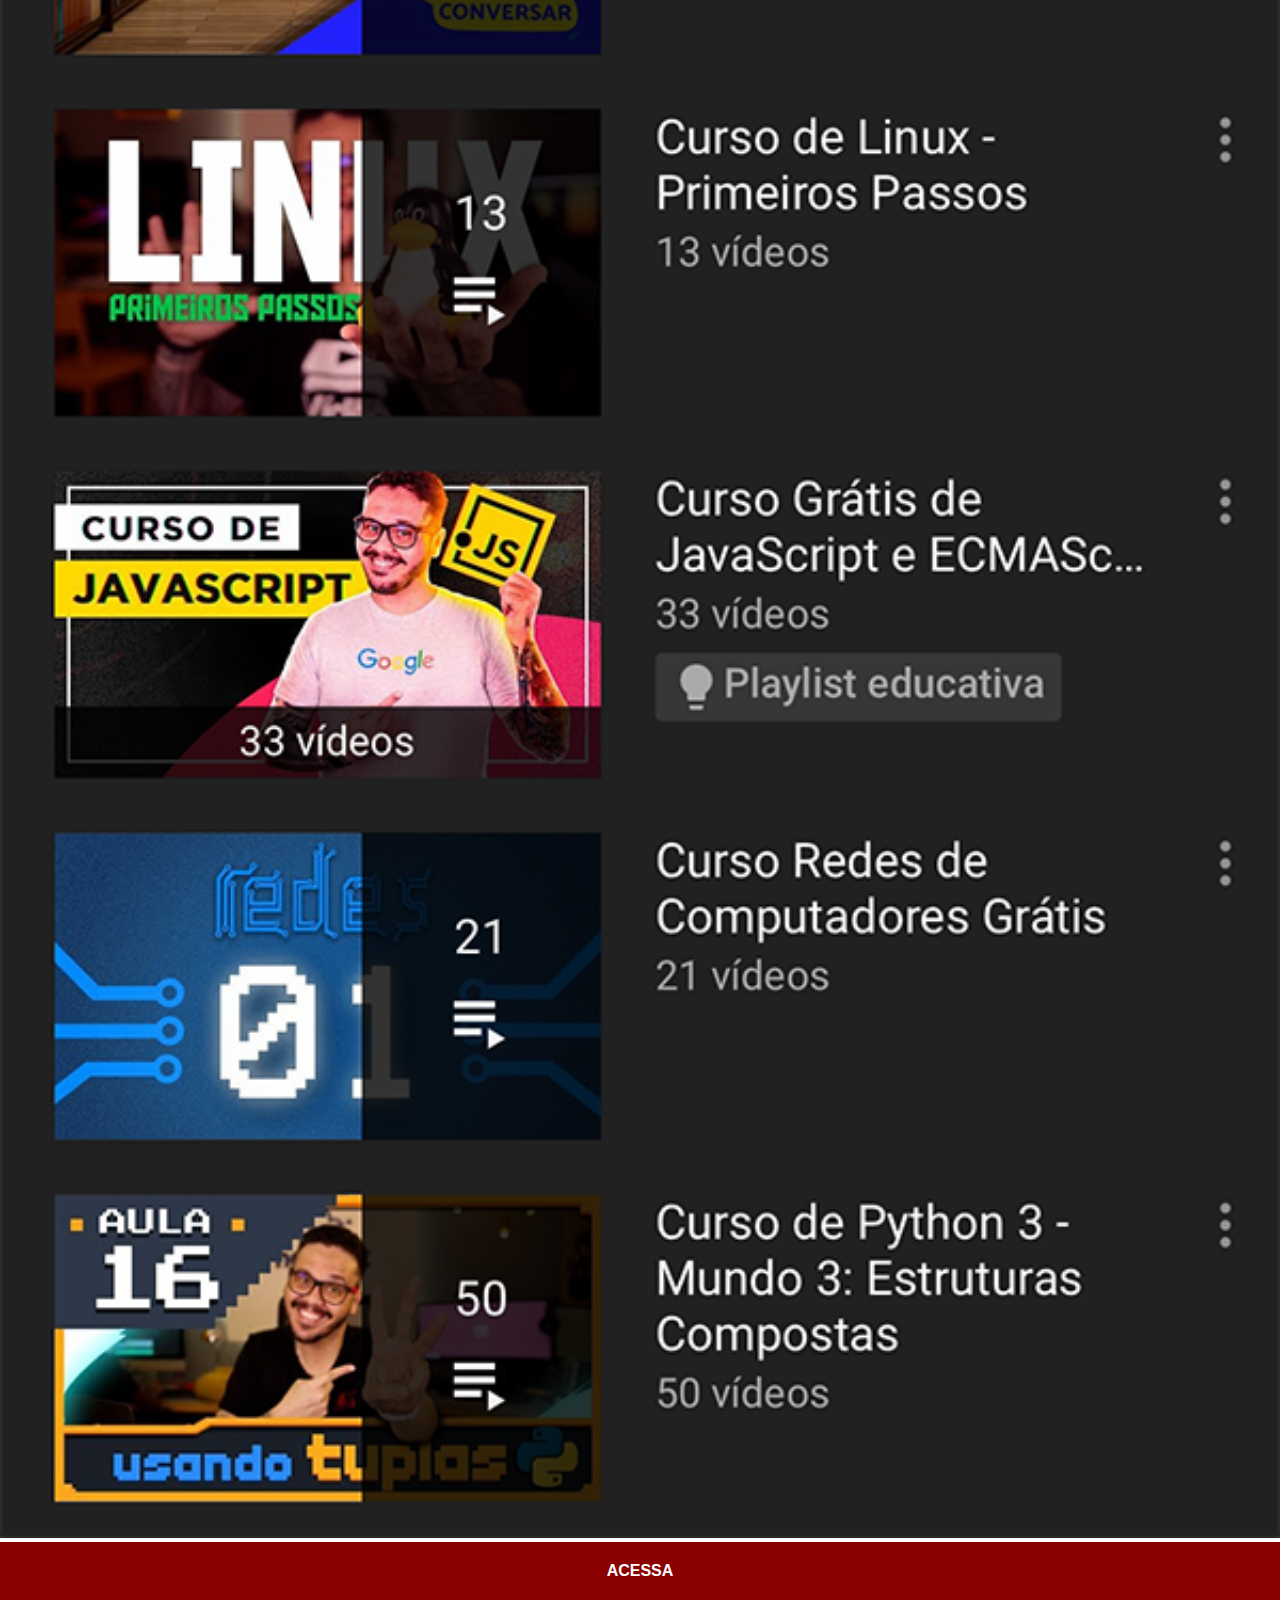
<file: youtube.html>
<!DOCTYPE html>
<html lang="pt-pt">
<head>
    <meta charset="UTF-8">
    <meta name="viewport" content="width=device-width, initial-scale=1.0">
    <title>Youtube</title>
    <link rel="stylesheet" href="estilos/social.css">
</head>
<body>
    <img src="imagens/tela-youtube.png" alt="Youtube">
    <a href="https://www.youtube.com/c/CursoemV%C3%ADdeo/playlists" target="_blank">ACESSA</a>
</body>
</html>
</file>
<file: estilos/style.css>
@charset "UTF-8";

* {
    margin: 0px;
    padding: 0px;
    font-family: Arial, Helvetica, sans-serif;
}

html, body {
    width: 100vw;
    height: 100vh;
}

body {
    background: black url('../imagens/fundo-madeira.jpg') no-repeat top center;
    background-size: cover;
    background-attachment: fixed;
}

main {
    position: relative;
    height: 100vh;
}

section#telefone {
    position: absolute;
    top: 50%;
    left: 50%;
    transform: translate(-50%, -50%);
}

section#telefone iframe {
    position: absolute;
    top: 50%;
    left: 50%;
    transform: translate(-50%, -50%);
}

section#social {
    text-align: right;
}

section#social img {
    width: 50px;
    margin: 10px;
    border-radius: 50%;
    box-shadow: 2px 2px 5px rgba(0, 0, 0, 0.400);
    box-sizing: border-box;
    transition: transform 0.5s, border 0.3s;
}

section#social img:hover {
    border: 2px solid rgba(255, 255, 255, 0.601);
    transform: translate(-3px, -3px);
    box-shadow: 5px 5px 10px rgba(0, 0, 0, 0.613);
}
</file>
<file: estilos/social.css>
@charset "UTF-8";

* {
    margin: 0px;
    padding: 0px;
    font-family: Arial, Helvetica, sans-serif;
}

img {
    width: 100vw;
}

a {
    display: block;
    padding: 20px;
    text-align: center;
    color: white;
    font-weight: bolder;
    background-color: darkred;
    text-decoration: none;
    transition: 0.3s;
}

a:hover {
    background-color: red;
}

::-webkit-scrollbar {
    width: 0px;
    height: 0px;
}
</file>
